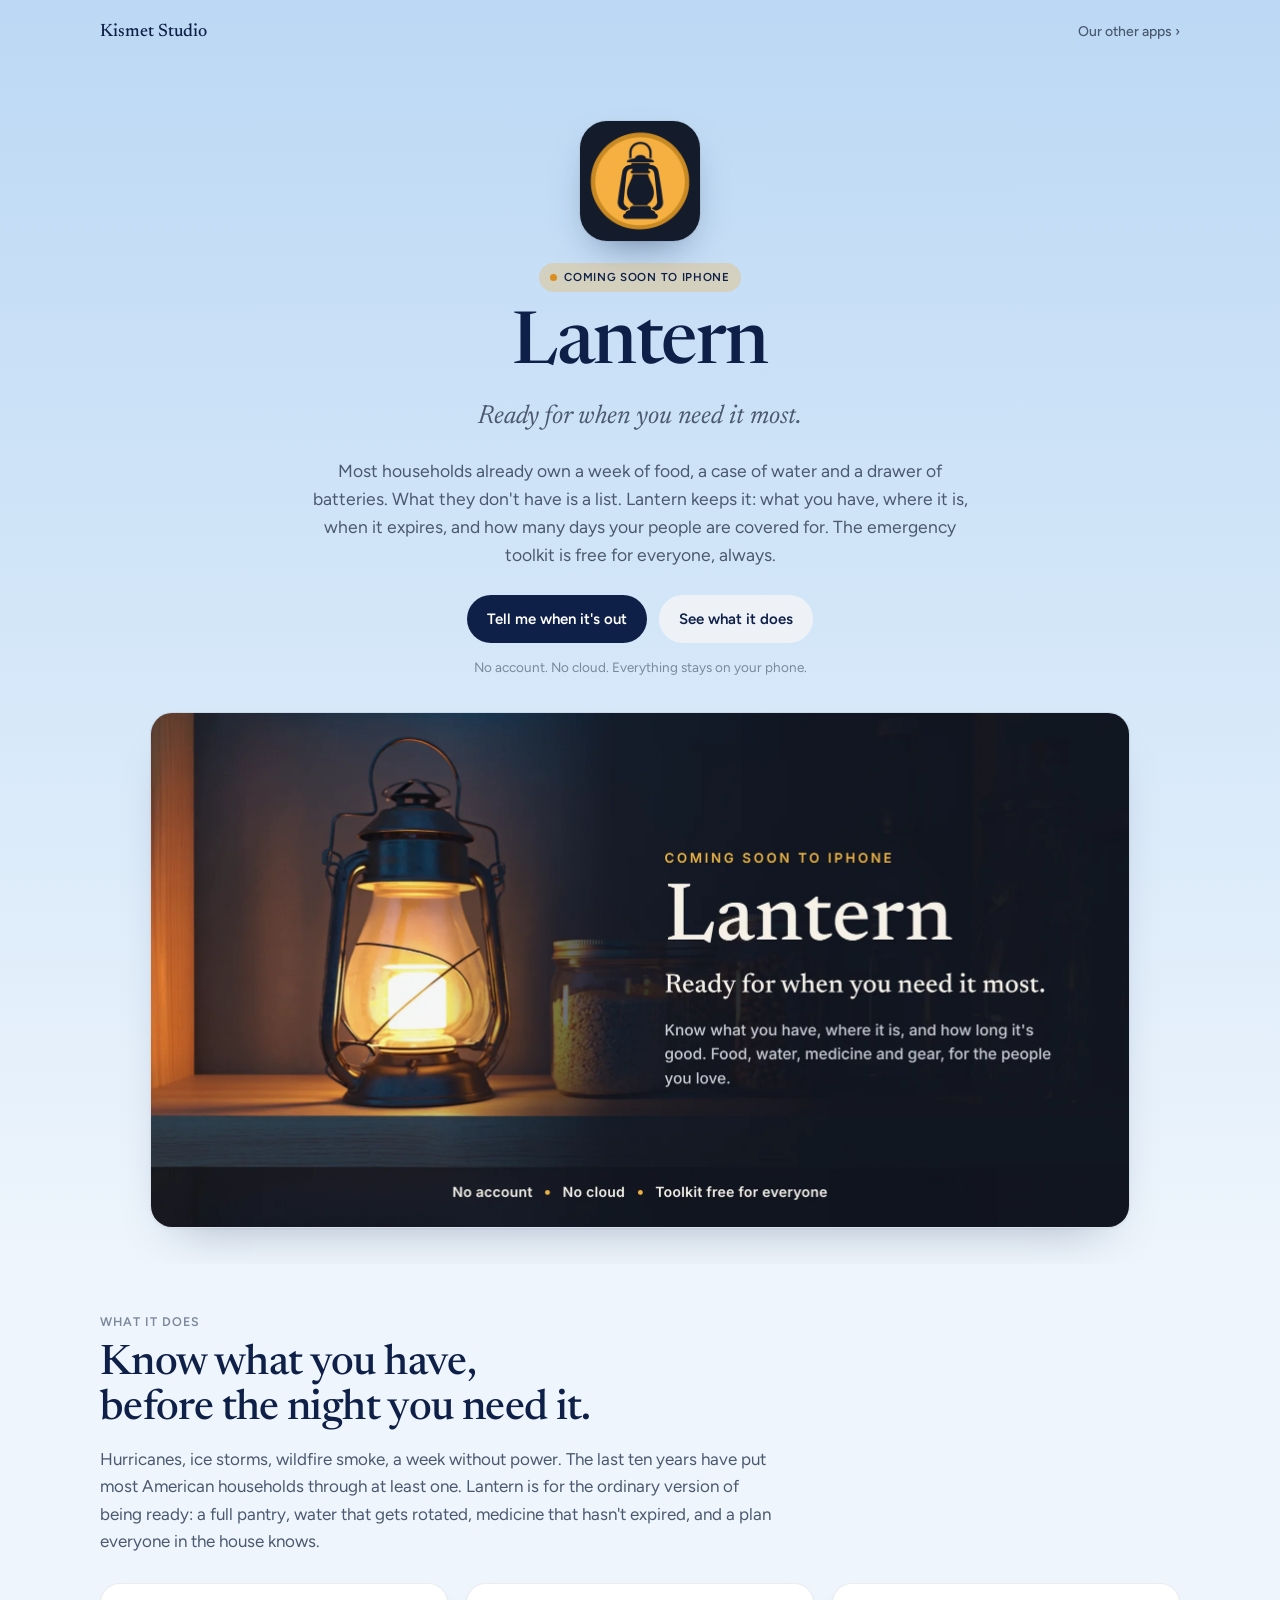
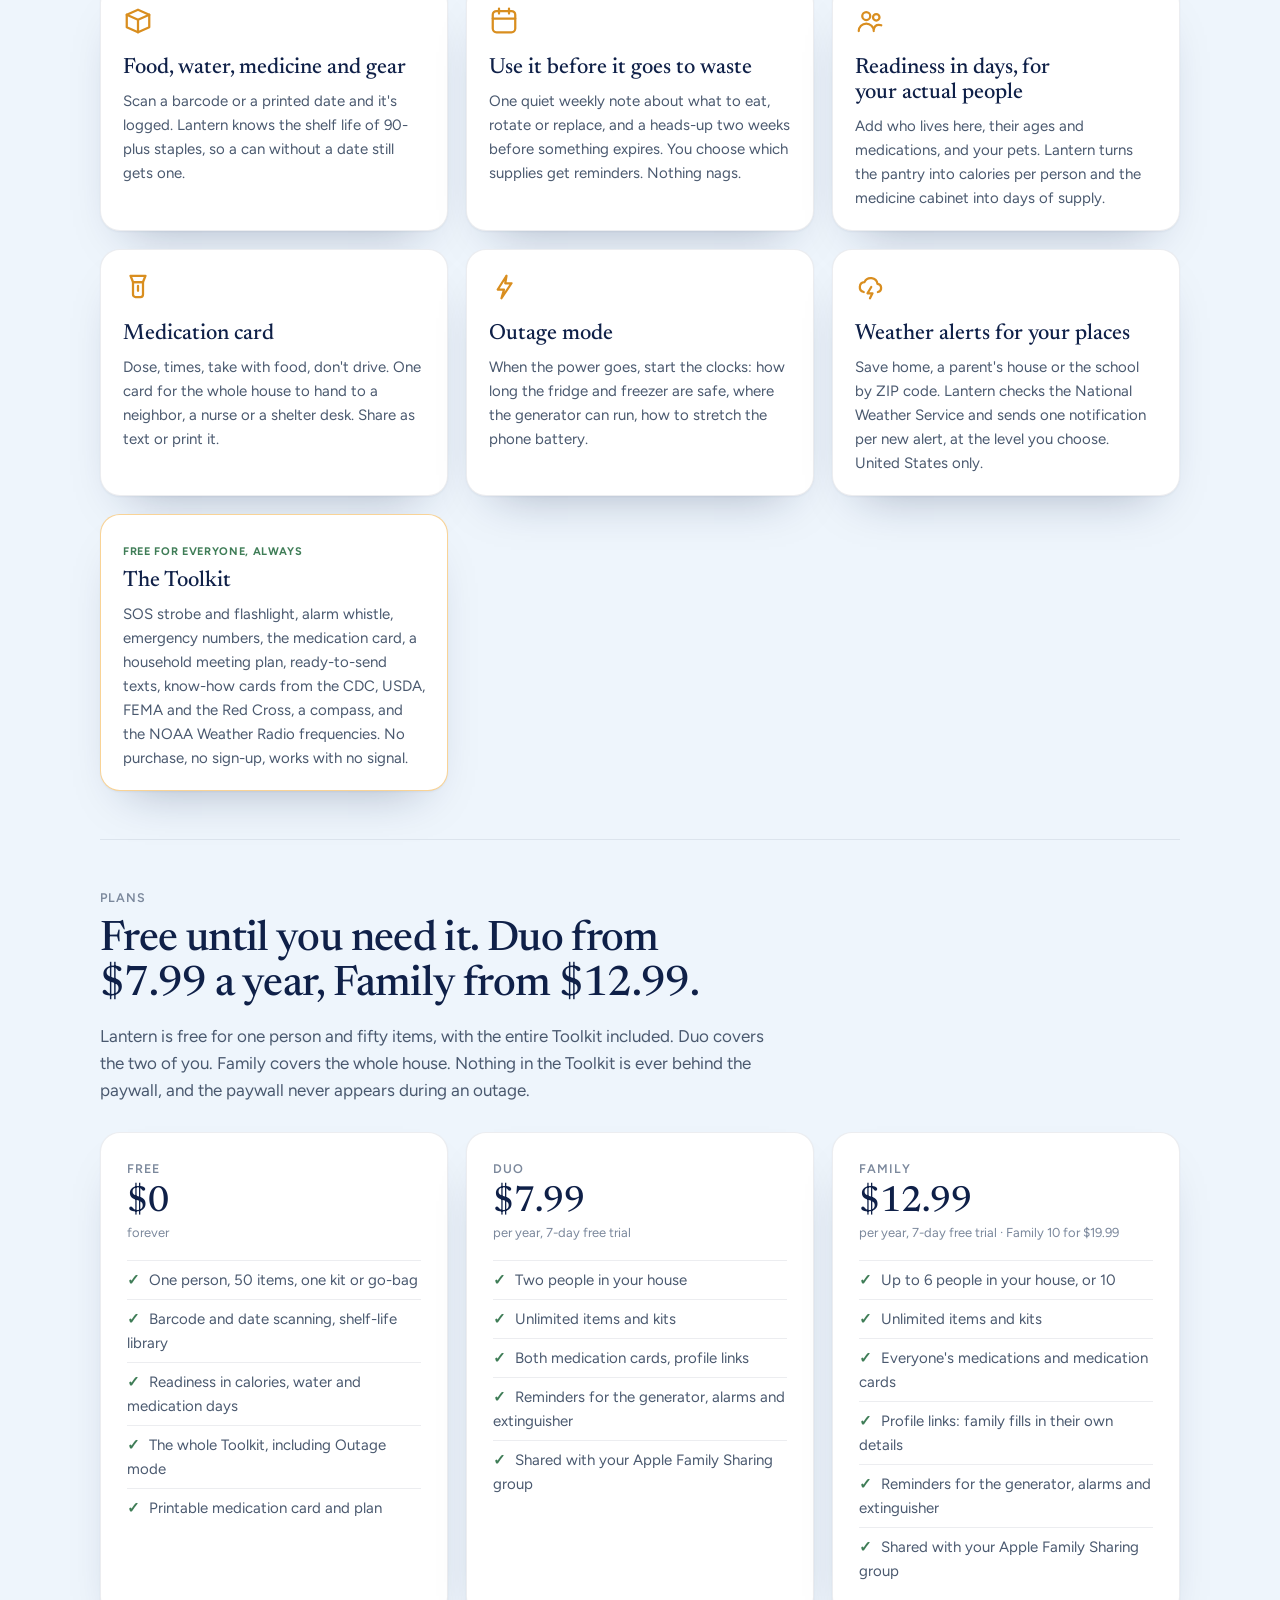
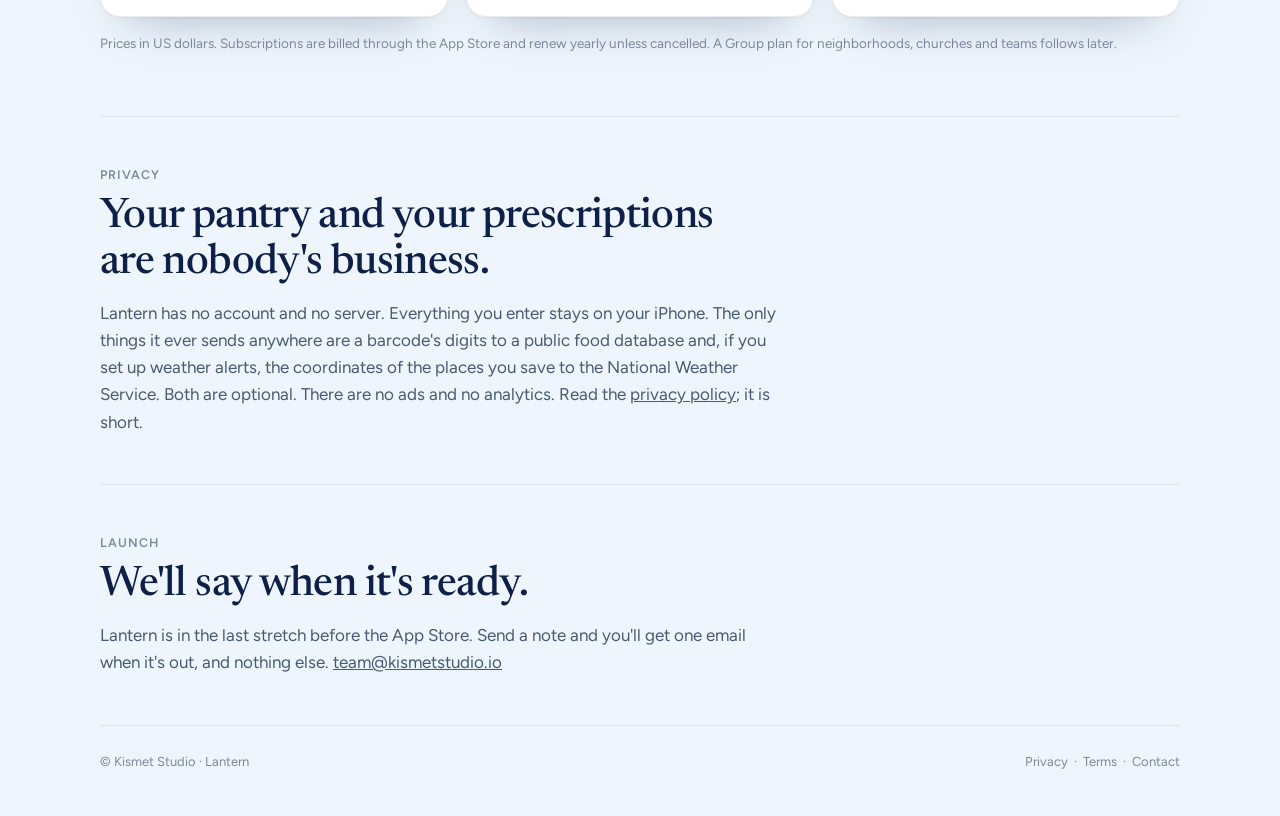
<file: lantern/index.html>
<!DOCTYPE html>
<html lang="en">
<head>
<meta charset="utf-8">
<meta name="viewport" content="width=device-width, initial-scale=1">
<title>Lantern: Ready for when you need it most</title>
<meta name="description" content="Lantern is a household readiness app for iPhone from Kismet Studio. Know what you have: food, water, medicine and gear, with expiration dates, readiness in days, and an emergency toolkit that is always free. Coming soon.">
<link rel="canonical" href="https://kismetstudio.io/lantern/">
<meta property="og:title" content="Lantern: Ready for when you need it most">
<meta property="og:description" content="Know what you have. Food, water, medicine and gear, tracked with the dates that matter. Coming soon to iPhone.">
<meta property="og:image" content="https://kismetstudio.io/lantern/coming-soon-wide.webp">
<meta property="og:url" content="https://kismetstudio.io/lantern/">
<meta name="twitter:card" content="summary_large_image">
<link rel="icon" href="../favicon.ico?v=3" sizes="any">
<link rel="apple-touch-icon" sizes="180x180" href="apple-touch-icon.png">
<link rel="preconnect" href="https://fonts.googleapis.com">
<link rel="preconnect" href="https://fonts.gstatic.com" crossorigin>
<link rel="stylesheet" href="https://fonts.googleapis.com/css2?family=Newsreader:ital,opsz,wght@0,6..72,400;0,6..72,500;1,6..72,400&family=Figtree:wght@400;500;600;700&display=swap">
<link rel="stylesheet" href="lantern.css">
</head>
<body>
<div class="sky">
  <header class="wrap">
    <nav class="nav">
      <a class="brand" href="../">Kismet Studio</a>
      <a href="../#castlewise">Our other apps ›</a>
    </nav>
  </header>
  <main class="wrap">
    <section class="hero" style="border-top:0">
      <img class="icon" src="icon-512.png" width="120" height="120" alt="Lantern app icon: a lantern silhouette inside a disc of light">
      <span class="badge"><span class="dot"></span>Coming soon to iPhone</span>
      <h1 style="margin-top:18px">Lantern</h1>
      <p class="tag">Ready for when you need it most.</p>
      <p class="lede">Most households already own a week of food, a case of water and a drawer of batteries. What they don't have is a list. Lantern keeps it: what you have, where it is, when it expires, and how many days your people are covered for. The emergency toolkit is free for everyone, always.</p>
      <div class="cta">
        <a class="pill lg" href="mailto:team@kismetstudio.io?subject=Tell%20me%20when%20Lantern%20is%20out&amp;body=Please%20let%20me%20know%20when%20Lantern%20is%20on%20the%20App%20Store.">Tell me when it's out</a>
        <a class="pill lg soft" href="#what">See what it does</a>
      </div>
      <p class="sub">No account. No cloud. Everything stays on your phone.</p>
      <img class="hero-art" src="coming-soon-wide.webp" width="1400" height="735" alt="A lit lantern on a pantry shelf beside jars of food. Lantern: Ready for when you need it most. Coming soon to iPhone." loading="lazy">
    </section>
  </main>
</div>

<main class="wrap">
  <section id="what">
    <div class="kicker">What it does</div>
    <h2 class="sec">Know what you have, before the night you need it.</h2>
    <p class="lede">Hurricanes, ice storms, wildfire smoke, a week without power. The last ten years have put most American households through at least one. Lantern is for the ordinary version of being ready: a full pantry, water that gets rotated, medicine that hasn't expired, and a plan everyone in the house knows.</p>
    <div class="grid">
      <div class="card">
        <svg class="sym" viewBox="0 0 24 24" fill="none" stroke="currentColor" stroke-width="1.8" stroke-linecap="round" stroke-linejoin="round" aria-hidden="true"><path d="M3 7l9-4 9 4v10l-9 4-9-4z"/><path d="M3 7l9 4 9-4M12 11v10"/></svg>
        <h3>Food, water, medicine and gear</h3>
        <p>Scan a barcode or a printed date and it's logged. Lantern knows the shelf life of 90-plus staples, so a can without a date still gets one.</p>
      </div>
      <div class="card">
        <svg class="sym" viewBox="0 0 24 24" fill="none" stroke="currentColor" stroke-width="1.8" stroke-linecap="round" stroke-linejoin="round" aria-hidden="true"><rect x="3" y="4" width="18" height="17" rx="3"/><path d="M3 10h18M8 2v4M16 2v4"/></svg>
        <h3>Use it before it goes to waste</h3>
        <p>One quiet weekly note about what to eat, rotate or replace, and a heads-up two weeks before something expires. You choose which supplies get reminders. Nothing nags.</p>
      </div>
      <div class="card">
        <svg class="sym" viewBox="0 0 24 24" fill="none" stroke="currentColor" stroke-width="1.8" stroke-linecap="round" stroke-linejoin="round" aria-hidden="true"><circle cx="9" cy="8" r="3.2"/><circle cx="17" cy="9" r="2.6"/><path d="M3 20c0-3.3 2.7-6 6-6s6 2.7 6 6M15 19c.3-2.2 1.8-4 4-4 1.1 0 2 .4 2 .4"/></svg>
        <h3>Readiness in days, for your actual people</h3>
        <p>Add who lives here, their ages and medications, and your pets. Lantern turns the pantry into calories per person and the medicine cabinet into days of supply.</p>
      </div>
      <div class="card">
        <svg class="sym" viewBox="0 0 24 24" fill="none" stroke="currentColor" stroke-width="1.8" stroke-linecap="round" stroke-linejoin="round" aria-hidden="true"><path d="M6 3h12l-2 5h-8z"/><path d="M8 8h8v10a2 2 0 0 1-2 2h-4a2 2 0 0 1-2-2z"/><path d="M12 11v4"/></svg>
        <h3>Medication card</h3>
        <p>Dose, times, take with food, don't drive. One card for the whole house to hand to a neighbor, a nurse or a shelter desk. Share as text or print it.</p>
      </div>
      <div class="card">
        <svg class="sym" viewBox="0 0 24 24" fill="none" stroke="currentColor" stroke-width="1.8" stroke-linecap="round" stroke-linejoin="round" aria-hidden="true"><path d="M14 3l-7 11h5l-2 7 8-12h-5z"/></svg>
        <h3>Outage mode</h3>
        <p>When the power goes, start the clocks: how long the fridge and freezer are safe, where the generator can run, how to stretch the phone battery.</p>
      </div>
      <div class="card">
        <svg class="sym" viewBox="0 0 24 24" fill="none" stroke="currentColor" stroke-width="1.8" stroke-linecap="round" stroke-linejoin="round" aria-hidden="true"><path d="M7 16a4 4 0 0 1 .6-7.9A5.5 5.5 0 0 1 18 9.5a3.3 3.3 0 0 1 .3 6.5"/><path d="M13 12l-3 5h4l-2 4"/></svg>
        <h3>Weather alerts for your places</h3>
        <p>Save home, a parent's house or the school by ZIP code. Lantern checks the National Weather Service and sends one notification per new alert, at the level you choose. United States only.</p>
      </div>
      <div class="card free">
        <span class="label">Free for everyone, always</span>
        <h3>The Toolkit</h3>
        <p>SOS strobe and flashlight, alarm whistle, emergency numbers, the medication card, a household meeting plan, ready-to-send texts, know-how cards from the CDC, USDA, FEMA and the Red Cross, a compass, and the NOAA Weather Radio frequencies. No purchase, no sign-up, works with no signal.</p>
      </div>
    </div>
  </section>

  <section id="plans">
    <div class="kicker">Plans</div>
    <h2 class="sec">Free until you need it. Duo from $7.99 a year, Family from $12.99.</h2>
    <p class="lede">Lantern is free for one person and fifty items, with the entire Toolkit included. Duo covers the two of you. Family covers the whole house. Nothing in the Toolkit is ever behind the paywall, and the paywall never appears during an outage.</p>
    <div class="plans">
      <div class="plan">
        <div class="kicker" style="margin:0">Free</div>
        <div class="price">$0</div>
        <div class="per">forever</div>
        <ul>
          <li>One person, 50 items, one kit or go-bag</li>
          <li>Barcode and date scanning, shelf-life library</li>
          <li>Readiness in calories, water and medication days</li>
          <li>The whole Toolkit, including Outage mode</li>
          <li>Printable medication card and plan</li>
        </ul>
      </div>
      <div class="plan">
        <div class="kicker" style="margin:0">Duo</div>
        <div class="price">$7.99</div>
        <div class="per">per year, 7-day free trial</div>
        <ul>
          <li>Two people in your house</li>
          <li>Unlimited items and kits</li>
          <li>Both medication cards, profile links</li>
          <li>Reminders for the generator, alarms and extinguisher</li>
          <li>Shared with your Apple Family Sharing group</li>
        </ul>
      </div>
      <div class="plan">
        <div class="kicker" style="margin:0">Family</div>
        <div class="price">$12.99</div>
        <div class="per">per year, 7-day free trial · Family 10 for $19.99</div>
        <ul>
          <li>Up to 6 people in your house, or 10</li>
          <li>Unlimited items and kits</li>
          <li>Everyone's medications and medication cards</li>
          <li>Profile links: family fills in their own details</li>
          <li>Reminders for the generator, alarms and extinguisher</li>
          <li>Shared with your Apple Family Sharing group</li>
        </ul>
      </div>
    </div>
    <p class="note">Prices in US dollars. Subscriptions are billed through the App Store and renew yearly unless cancelled. A Group plan for neighborhoods, churches and teams follows later.</p>
  </section>

  <section id="privacy">
    <div class="kicker">Privacy</div>
    <h2 class="sec">Your pantry and your prescriptions are nobody's business.</h2>
    <p class="lede">Lantern has no account and no server. Everything you enter stays on your iPhone. The only things it ever sends anywhere are a barcode's digits to a public food database and, if you set up weather alerts, the coordinates of the places you save to the National Weather Service. Both are optional. There are no ads and no analytics. Read the <a href="privacy/">privacy policy</a>; it is short.</p>
  </section>

  <section id="notify">
    <div class="kicker">Launch</div>
    <h2 class="sec">We'll say when it's ready.</h2>
    <p class="lede">Lantern is in the last stretch before the App Store. Send a note and you'll get one email when it's out, and nothing else. <a href="mailto:team@kismetstudio.io?subject=Tell%20me%20when%20Lantern%20is%20out">team@kismetstudio.io</a></p>
  </section>
</main>

<footer class="wrap">
  <div>© Kismet Studio · Lantern</div>
  <div><a href="privacy/">Privacy</a> &nbsp;·&nbsp; <a href="terms/">Terms</a> &nbsp;·&nbsp; <a href="mailto:team@kismetstudio.io">Contact</a></div>
</footer>
</body>
</html>
</file>
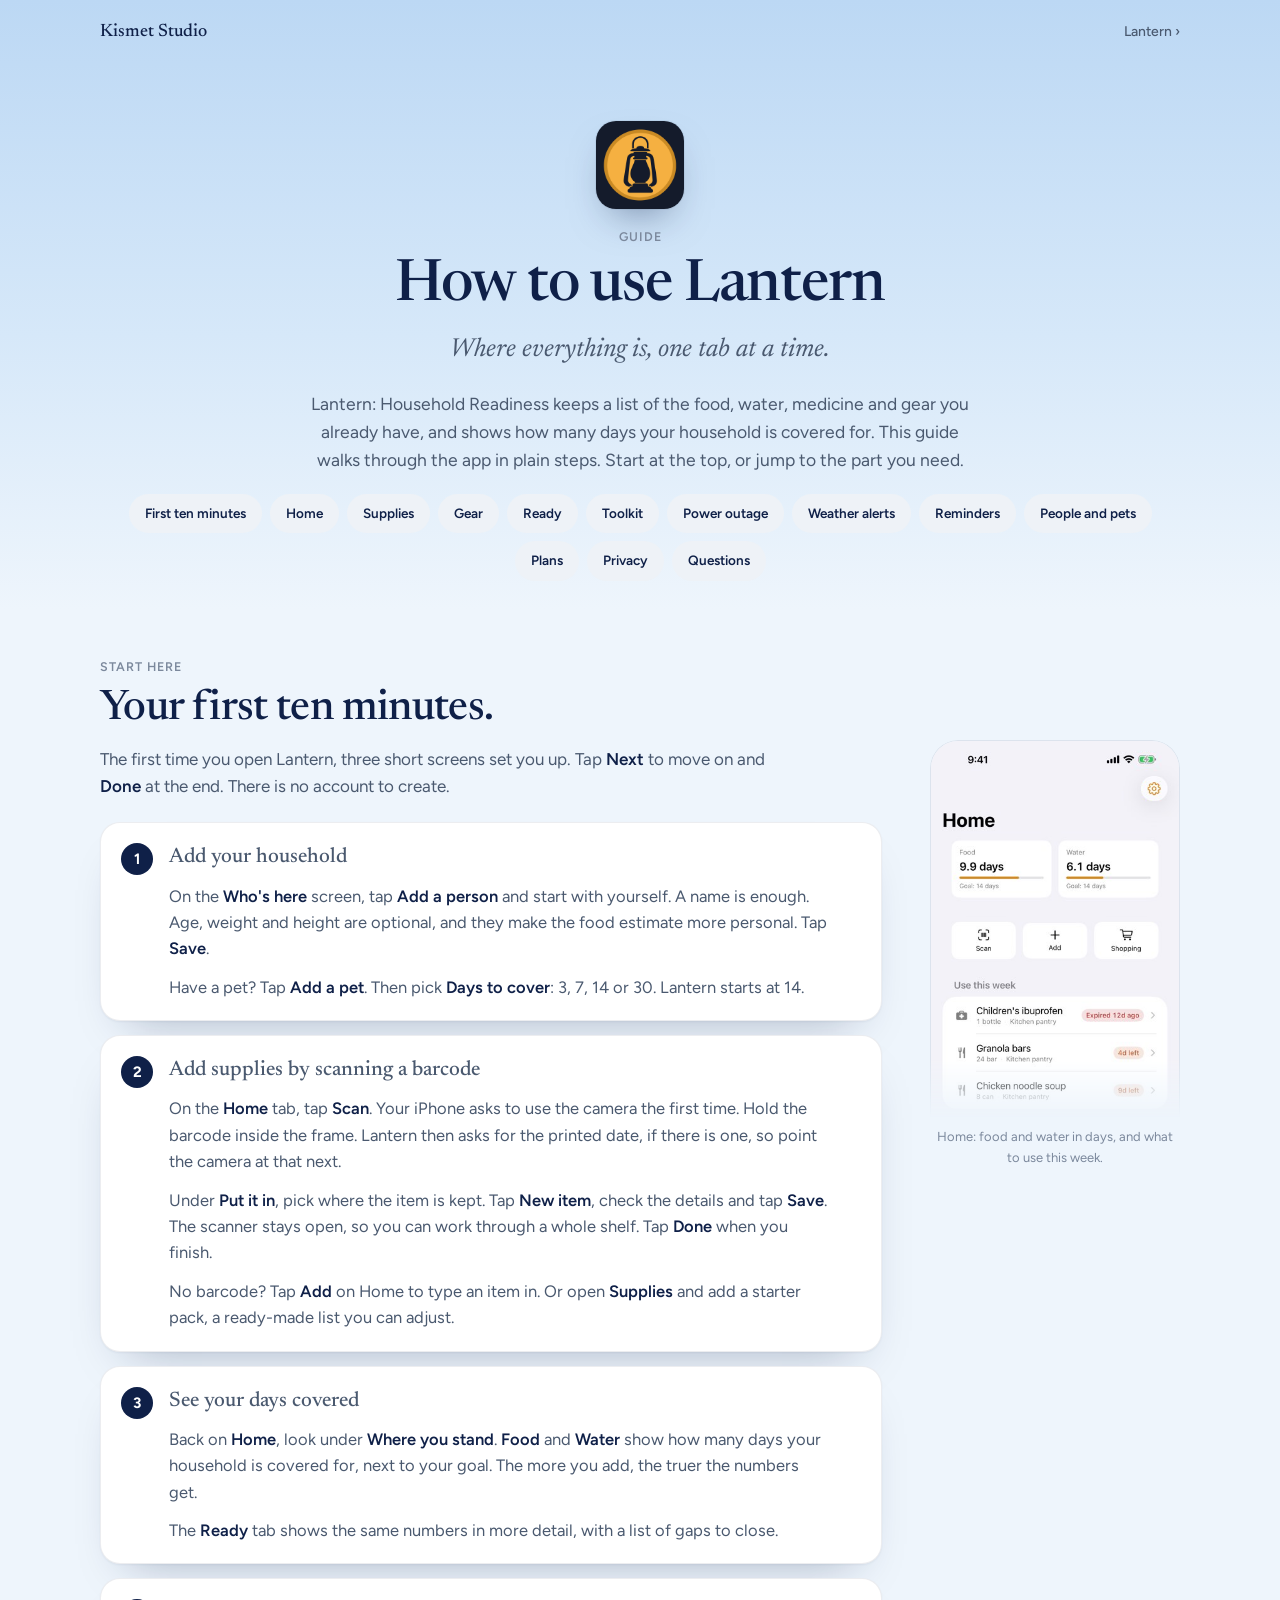
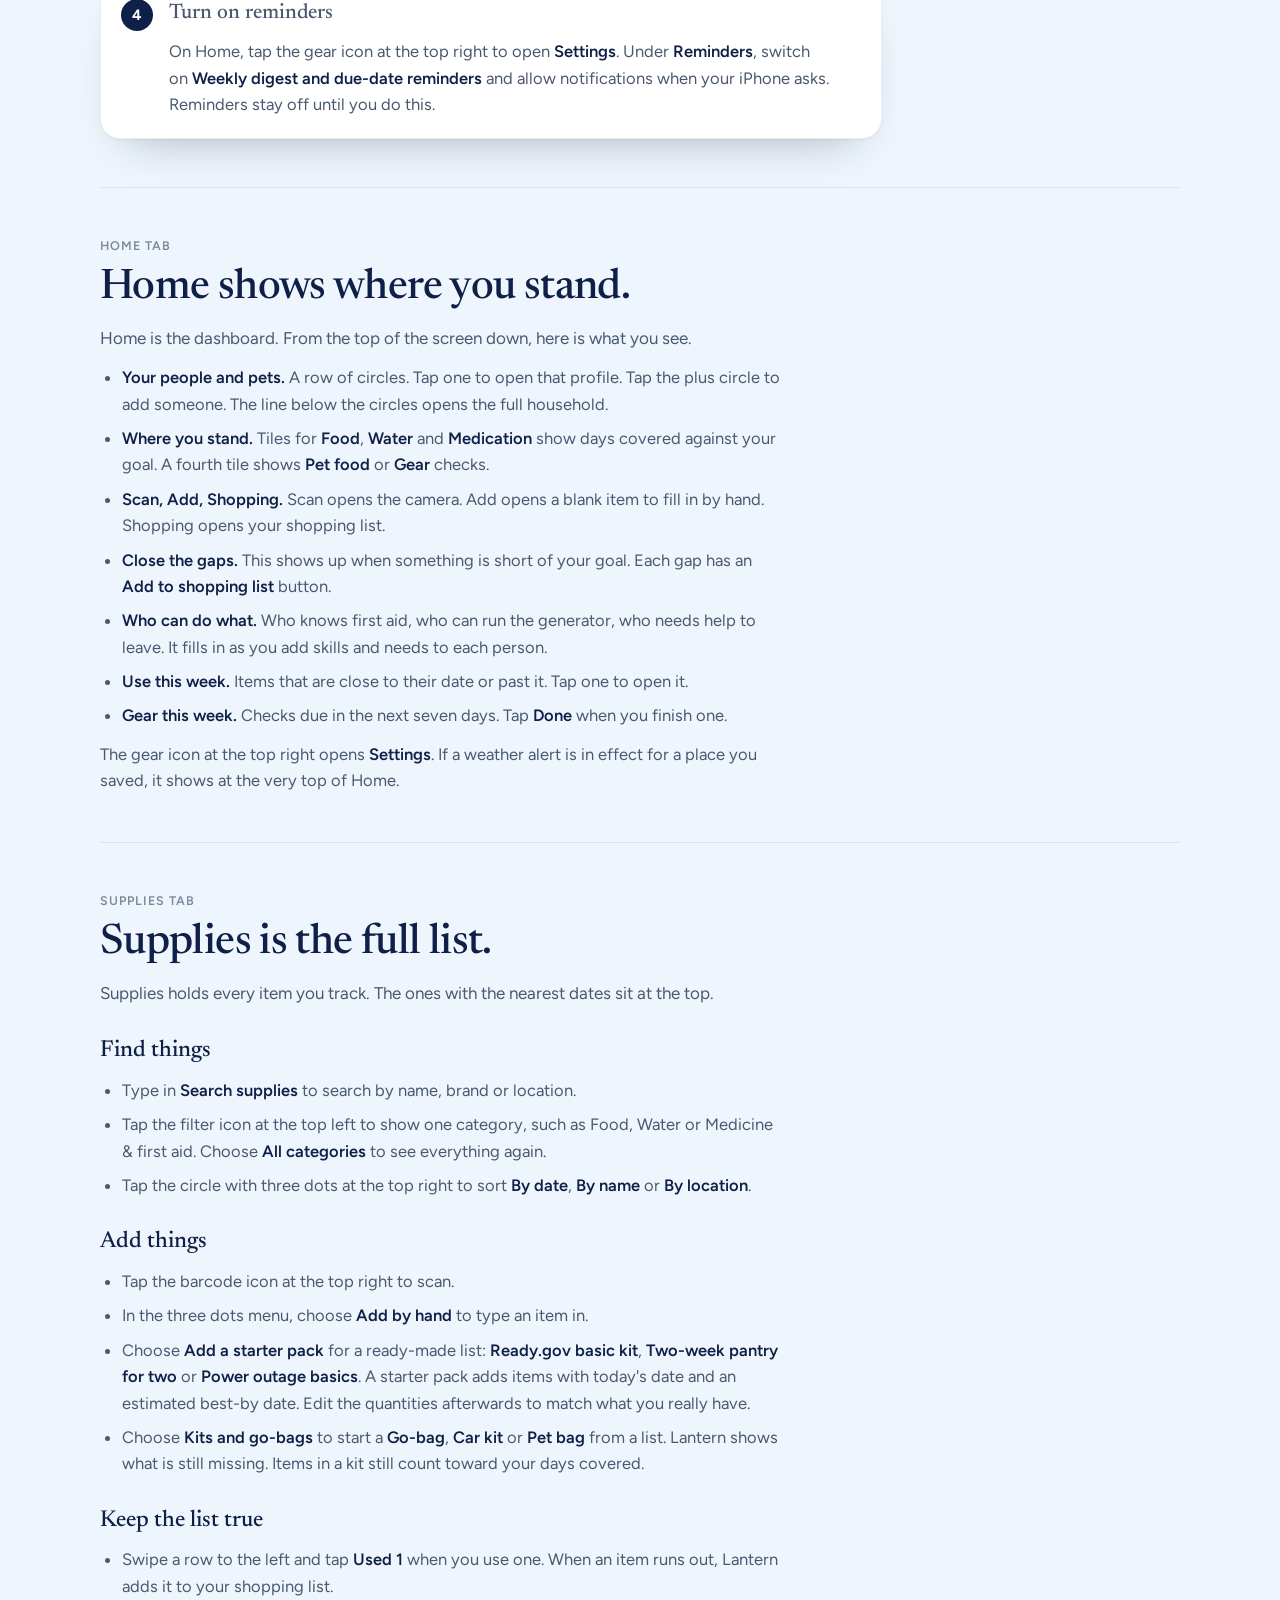
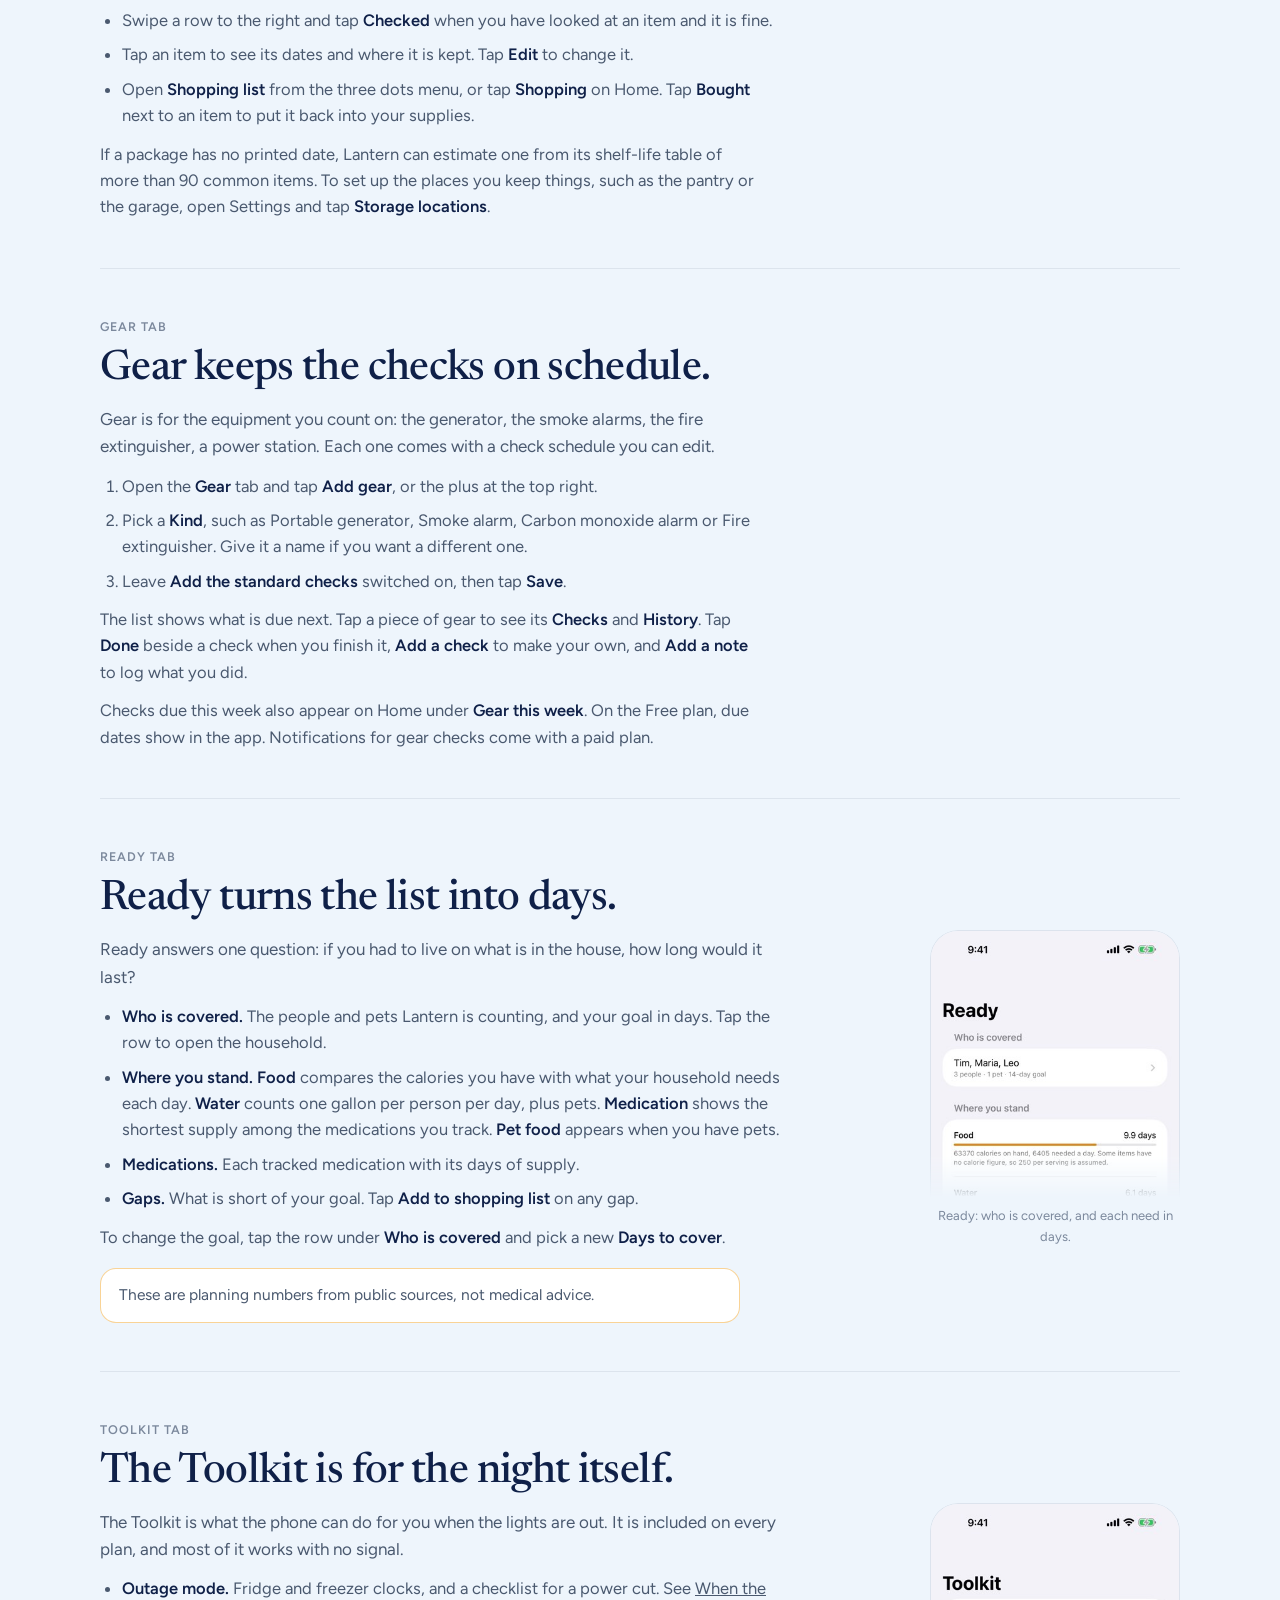
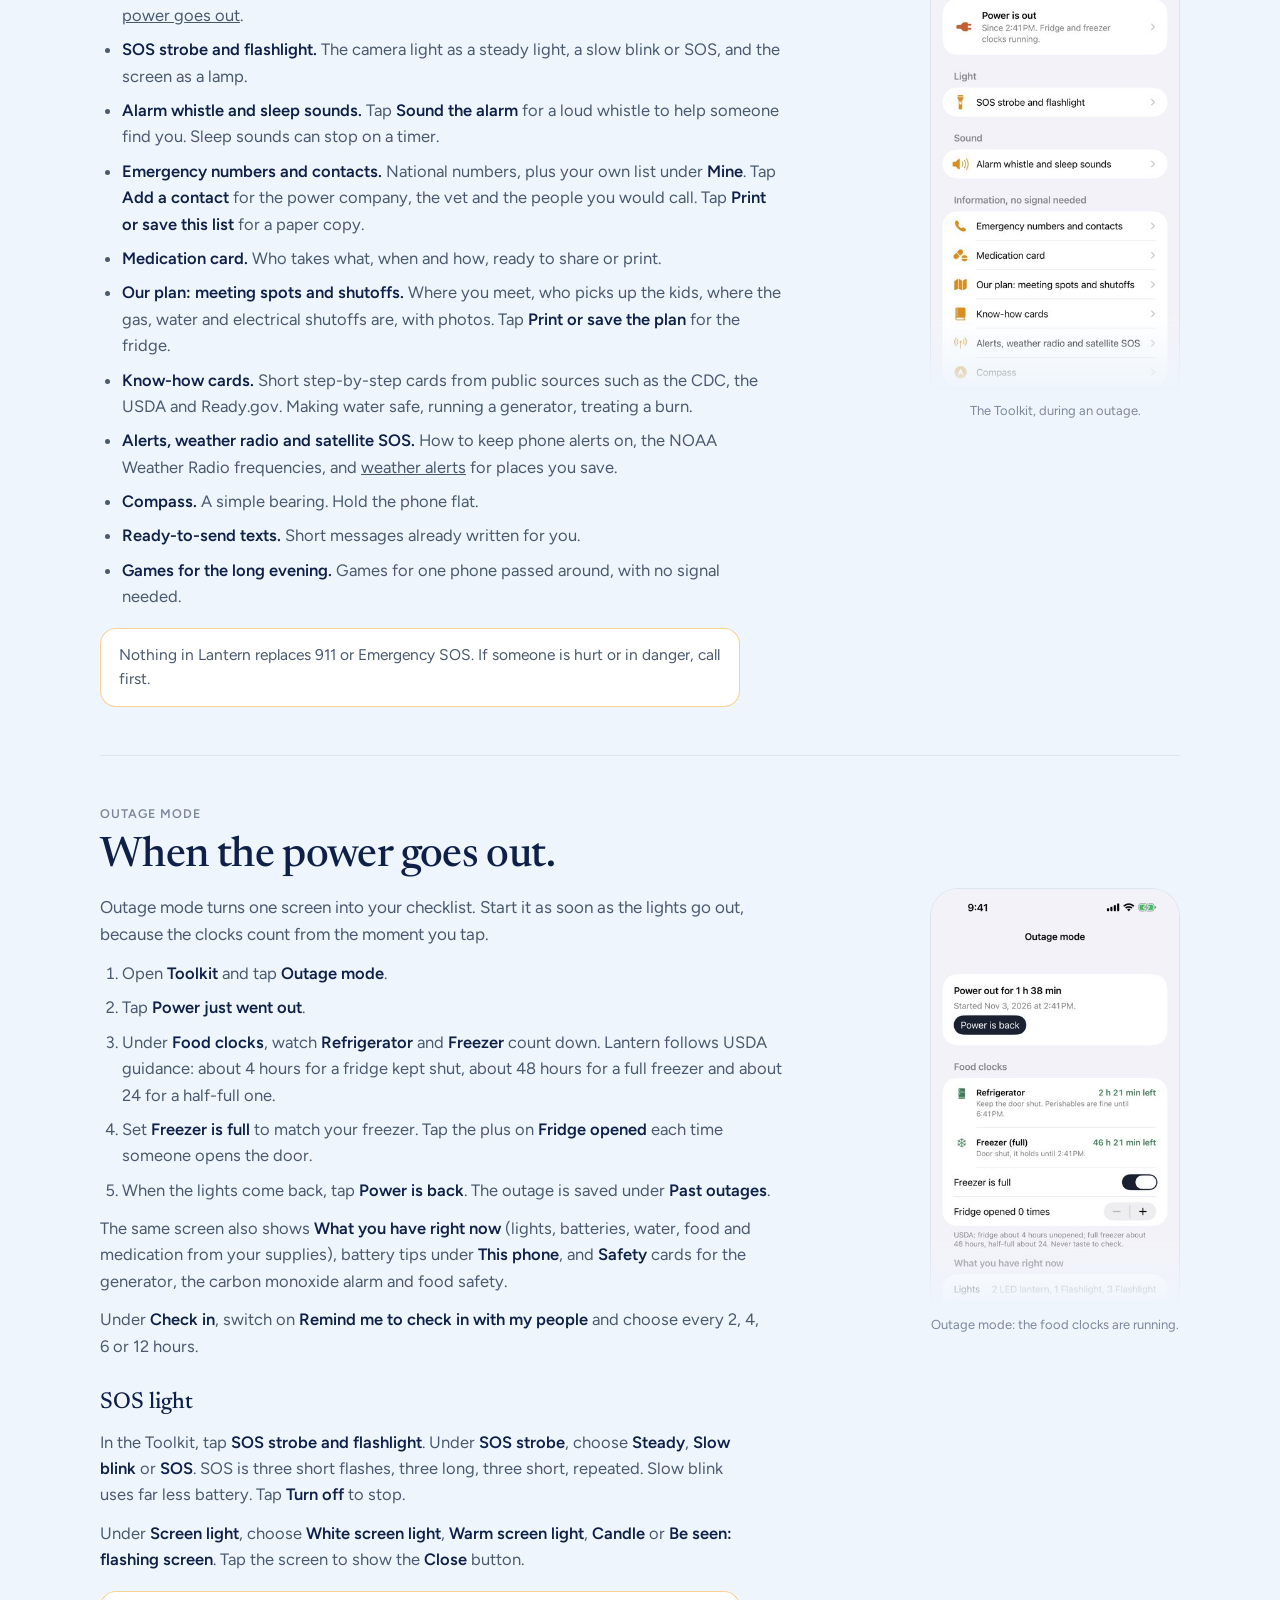
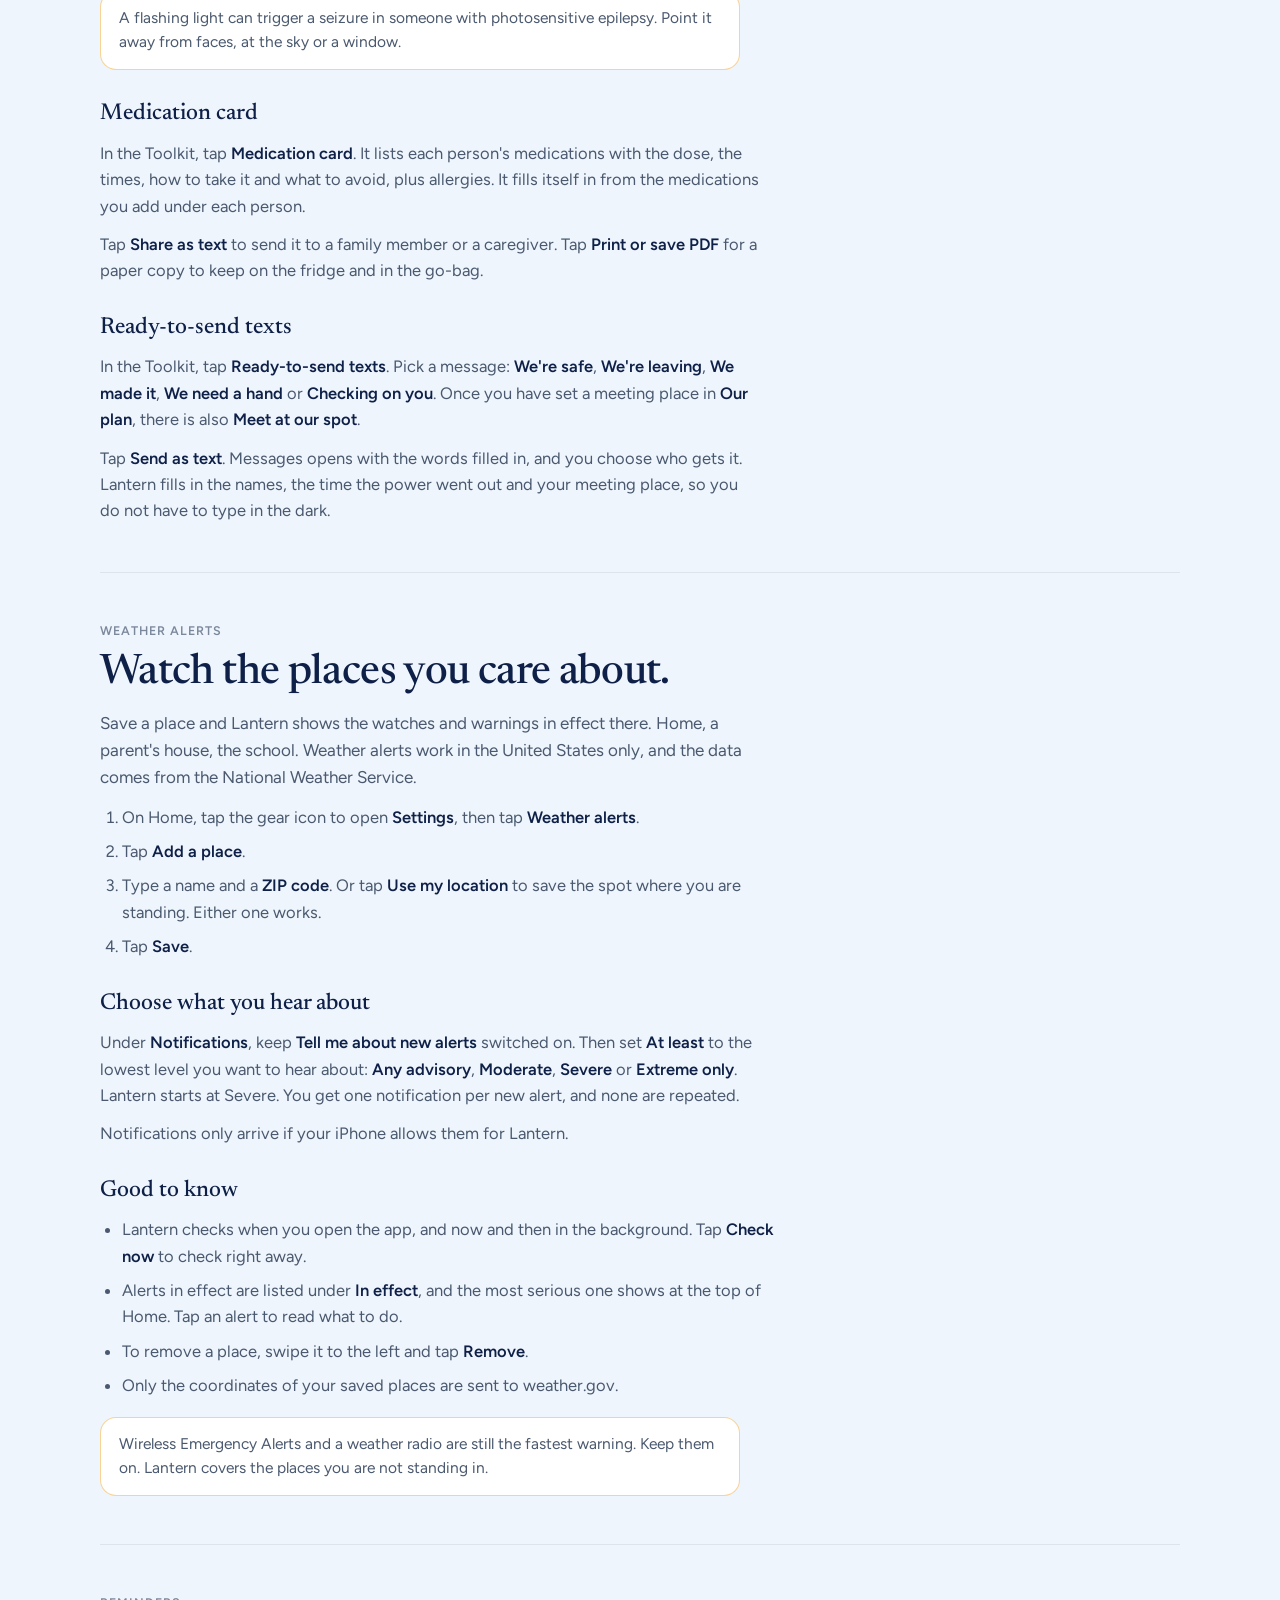
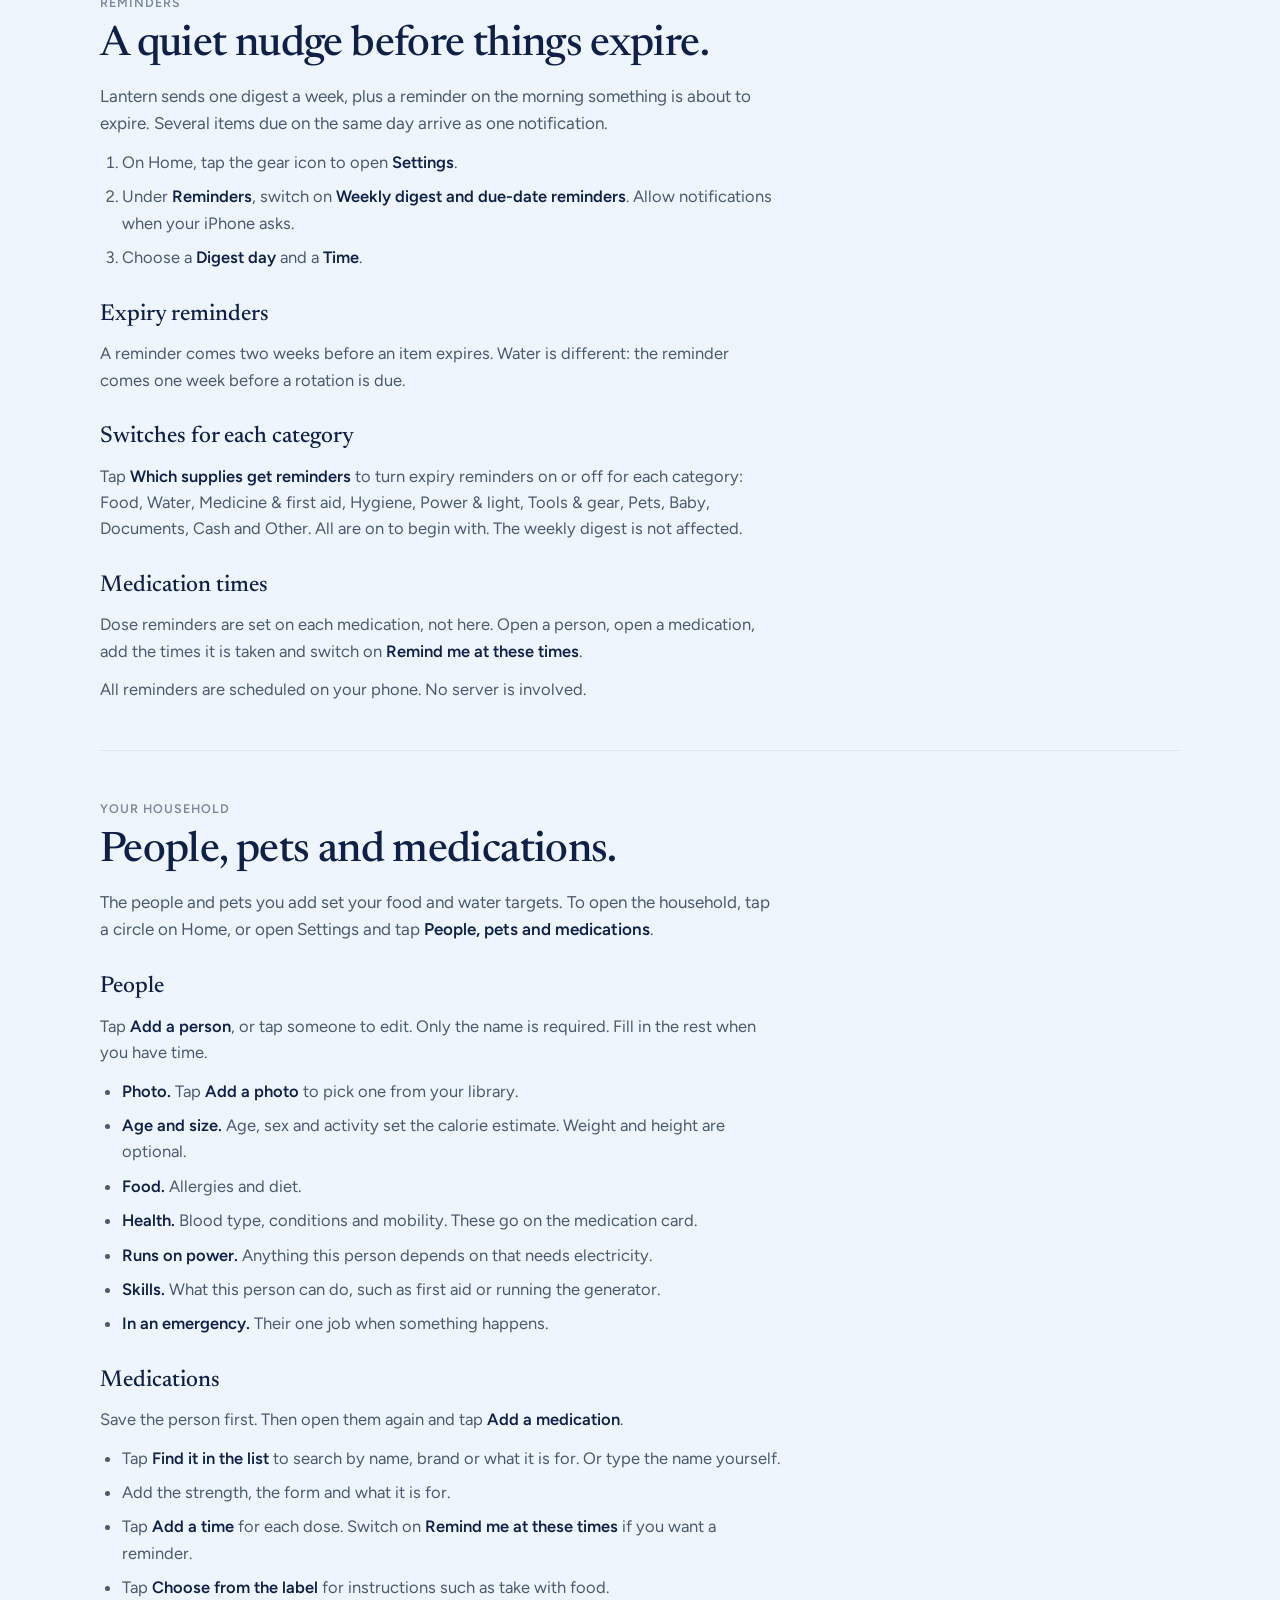
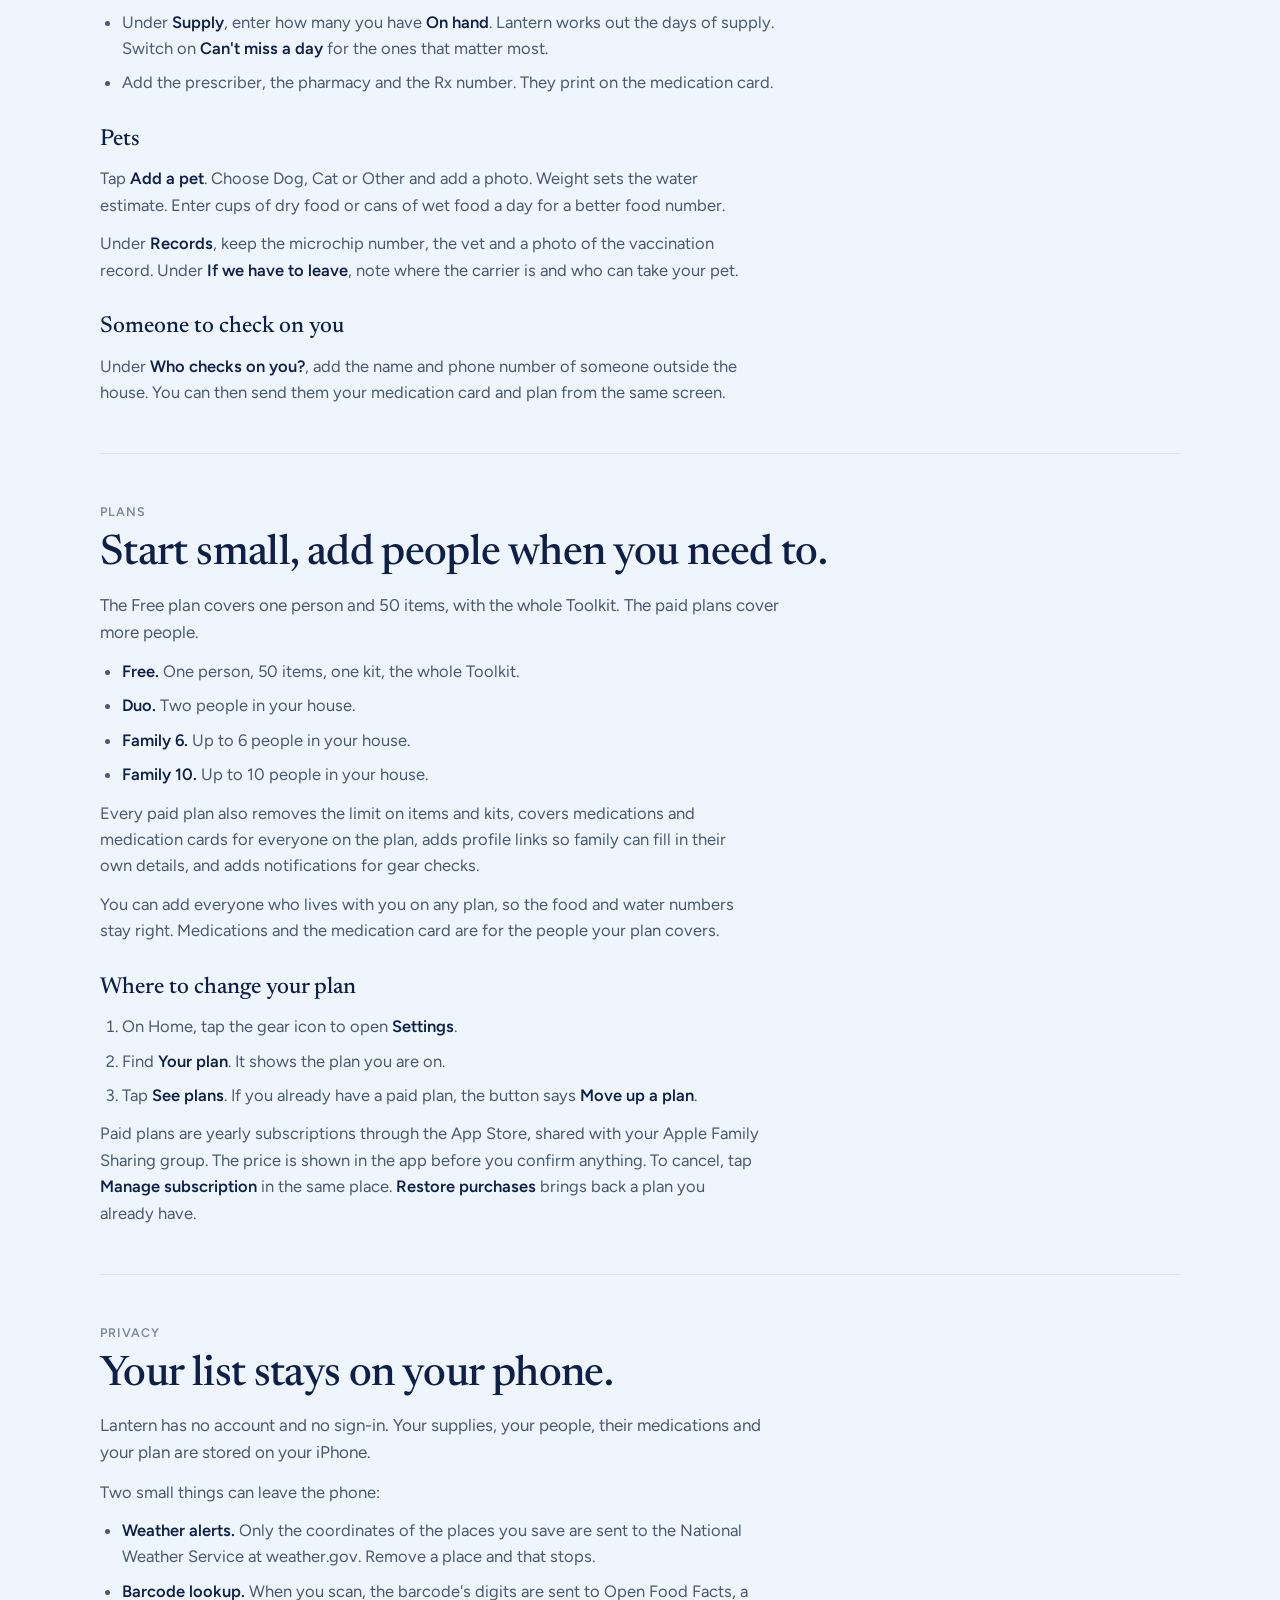
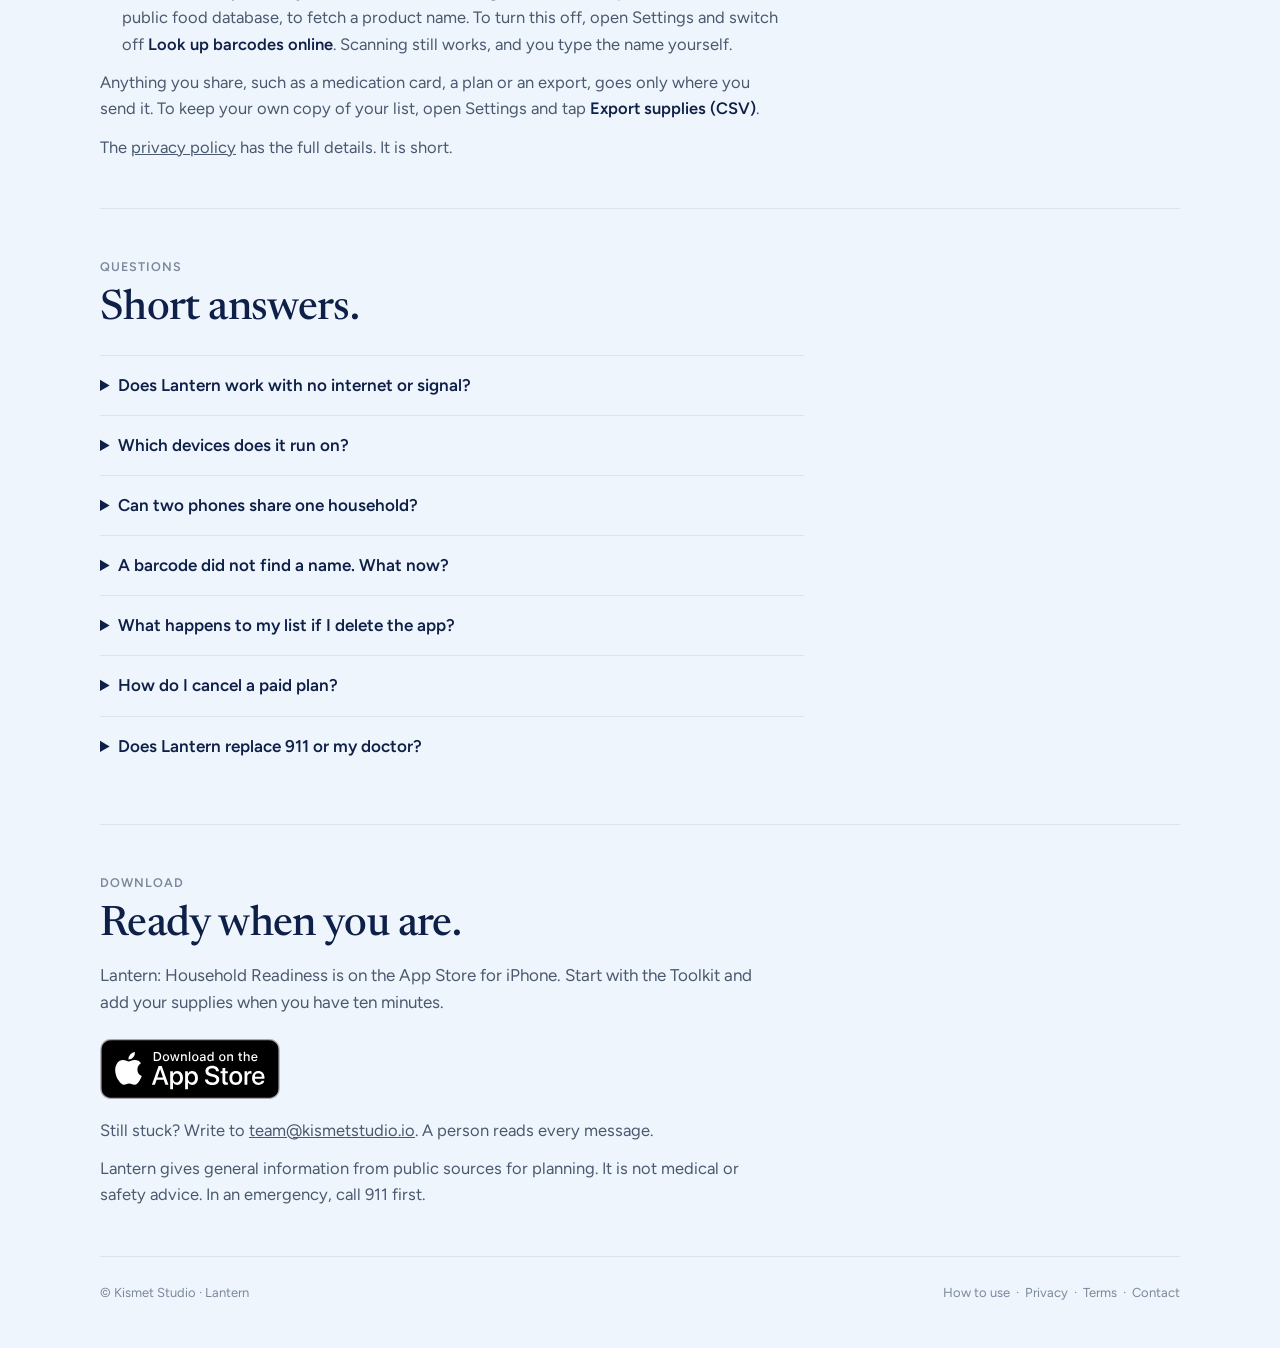
<file: lantern/how-to/index.html>
<!DOCTYPE html>
<html lang="en">
<head>
<meta charset="utf-8">
<meta name="viewport" content="width=device-width, initial-scale=1">
<title>How to use Lantern</title>
<meta name="description" content="A plain guide to Lantern: Household Readiness for iPhone. Add your household, scan your supplies, see your days covered, and use outage mode, weather alerts and reminders.">
<meta name="robots" content="index,follow">
<link rel="canonical" href="https://kismetstudio.io/lantern/how-to/">
<meta property="og:title" content="How to use Lantern">
<meta property="og:description" content="A plain guide to Lantern: Household Readiness for iPhone, one tab at a time.">
<meta property="og:image" content="https://kismetstudio.io/lantern/launch-wide.png">
<meta property="og:url" content="https://kismetstudio.io/lantern/how-to/">
<link rel="icon" href="../../favicon.ico?v=3" sizes="any">
<link rel="apple-touch-icon" sizes="180x180" href="../apple-touch-icon.png">
<link rel="preconnect" href="https://fonts.googleapis.com">
<link rel="preconnect" href="https://fonts.gstatic.com" crossorigin>
<link rel="stylesheet" href="https://fonts.googleapis.com/css2?family=Newsreader:ital,opsz,wght@0,6..72,400;0,6..72,500;1,6..72,400&family=Figtree:wght@400;500;600;700&display=swap">
<link rel="stylesheet" href="../lantern.css">
</head>
<body>
<div class="sky">
  <header class="wrap">
    <nav class="nav">
      <a class="brand" href="../../">Kismet Studio</a>
      <a href="../">Lantern ›</a>
    </nav>
  </header>
  <main class="wrap">
    <section class="hero" style="border-top:0;padding-bottom:28px">
      <img class="icon" src="../icon-512.png" width="88" height="88" alt="Lantern app icon" style="width:88px;height:88px;border-radius:20px;margin-bottom:18px">
      <div class="kicker">Guide</div>
      <h1 style="margin-top:6px;font-size:clamp(36px,5.5vw,58px)">How to use Lantern</h1>
      <p class="tag">Where everything is, one tab at a time.</p>
      <p class="lede">Lantern: Household Readiness keeps a list of the food, water, medicine and gear you already have, and shows how many days your household is covered for. This guide walks through the app in plain steps. Start at the top, or jump to the part you need.</p>
      <nav class="toc" aria-label="On this page" style="justify-content:center">
        <a class="pill soft" href="#start">First ten minutes</a>
        <a class="pill soft" href="#home">Home</a>
        <a class="pill soft" href="#supplies">Supplies</a>
        <a class="pill soft" href="#gear">Gear</a>
        <a class="pill soft" href="#ready">Ready</a>
        <a class="pill soft" href="#toolkit">Toolkit</a>
        <a class="pill soft" href="#outage">Power outage</a>
        <a class="pill soft" href="#weather">Weather alerts</a>
        <a class="pill soft" href="#reminders">Reminders</a>
        <a class="pill soft" href="#people">People and pets</a>
        <a class="pill soft" href="#plans">Plans</a>
        <a class="pill soft" href="#privacy">Privacy</a>
        <a class="pill soft" href="#faq">Questions</a>
      </nav>
    </section>
  </main>
</div>

<main class="wrap guide">
  <section id="start">
    <div class="kicker">Start here</div>
    <h2 class="sec">Your first ten minutes.</h2>
    <div class="split">
      <div>
        <p class="lede">The first time you open Lantern, three short screens set you up. Tap <strong>Next</strong> to move on and <strong>Done</strong> at the end. There is no account to create.</p>
        <ol class="steps">
          <li>
            <h3>Add your household</h3>
            <p>On the <strong>Who's here</strong> screen, tap <strong>Add a person</strong> and start with yourself. A name is enough. Age, weight and height are optional, and they make the food estimate more personal. Tap <strong>Save</strong>.</p>
            <p>Have a pet? Tap <strong>Add a pet</strong>. Then pick <strong>Days to cover</strong>: 3, 7, 14 or 30. Lantern starts at 14.</p>
          </li>
          <li>
            <h3>Add supplies by scanning a barcode</h3>
            <p>On the <strong>Home</strong> tab, tap <strong>Scan</strong>. Your iPhone asks to use the camera the first time. Hold the barcode inside the frame. Lantern then asks for the printed date, if there is one, so point the camera at that next.</p>
            <p>Under <strong>Put it in</strong>, pick where the item is kept. Tap <strong>New item</strong>, check the details and tap <strong>Save</strong>. The scanner stays open, so you can work through a whole shelf. Tap <strong>Done</strong> when you finish.</p>
            <p>No barcode? Tap <strong>Add</strong> on Home to type an item in. Or open <strong>Supplies</strong> and add a starter pack, a ready-made list you can adjust.</p>
          </li>
          <li>
            <h3>See your days covered</h3>
            <p>Back on <strong>Home</strong>, look under <strong>Where you stand</strong>. <strong>Food</strong> and <strong>Water</strong> show how many days your household is covered for, next to your goal. The more you add, the truer the numbers get.</p>
            <p>The <strong>Ready</strong> tab shows the same numbers in more detail, with a list of gaps to close.</p>
          </li>
          <li>
            <h3>Turn on reminders</h3>
            <p>On Home, tap the gear icon at the top right to open <strong>Settings</strong>. Under <strong>Reminders</strong>, switch on <strong>Weekly digest and due-date reminders</strong> and allow notifications when your iPhone asks. Reminders stay off until you do this.</p>
          </li>
        </ol>
      </div>
      <figure class="phone">
        <div class="crop" style="aspect-ratio:396/600"><img src="../press/01-home.jpg" width="396" height="860" alt="The Home tab in Lantern: Food at 9.9 days and Water at 6.1 days against a 14 day goal, then the Scan, Add and Shopping buttons, then a Use this week list." loading="lazy"></div>
        <figcaption>Home: food and water in days, and what to use this week.</figcaption>
      </figure>
    </div>
  </section>

  <section id="home">
    <div class="kicker">Home tab</div>
    <h2 class="sec">Home shows where you stand.</h2>
    <p class="lede">Home is the dashboard. From the top of the screen down, here is what you see.</p>
    <ul>
      <li><strong>Your people and pets.</strong> A row of circles. Tap one to open that profile. Tap the plus circle to add someone. The line below the circles opens the full household.</li>
      <li><strong>Where you stand.</strong> Tiles for <strong>Food</strong>, <strong>Water</strong> and <strong>Medication</strong> show days covered against your goal. A fourth tile shows <strong>Pet food</strong> or <strong>Gear</strong> checks.</li>
      <li><strong>Scan, Add, Shopping.</strong> Scan opens the camera. Add opens a blank item to fill in by hand. Shopping opens your shopping list.</li>
      <li><strong>Close the gaps.</strong> This shows up when something is short of your goal. Each gap has an <strong>Add to shopping list</strong> button.</li>
      <li><strong>Who can do what.</strong> Who knows first aid, who can run the generator, who needs help to leave. It fills in as you add skills and needs to each person.</li>
      <li><strong>Use this week.</strong> Items that are close to their date or past it. Tap one to open it.</li>
      <li><strong>Gear this week.</strong> Checks due in the next seven days. Tap <strong>Done</strong> when you finish one.</li>
    </ul>
    <p>The gear icon at the top right opens <strong>Settings</strong>. If a weather alert is in effect for a place you saved, it shows at the very top of Home.</p>
  </section>

  <section id="supplies">
    <div class="kicker">Supplies tab</div>
    <h2 class="sec">Supplies is the full list.</h2>
    <p class="lede">Supplies holds every item you track. The ones with the nearest dates sit at the top.</p>
    <h3>Find things</h3>
    <ul>
      <li>Type in <strong>Search supplies</strong> to search by name, brand or location.</li>
      <li>Tap the filter icon at the top left to show one category, such as Food, Water or Medicine &amp; first aid. Choose <strong>All categories</strong> to see everything again.</li>
      <li>Tap the circle with three dots at the top right to sort <strong>By date</strong>, <strong>By name</strong> or <strong>By location</strong>.</li>
    </ul>
    <h3>Add things</h3>
    <ul>
      <li>Tap the barcode icon at the top right to scan.</li>
      <li>In the three dots menu, choose <strong>Add by hand</strong> to type an item in.</li>
      <li>Choose <strong>Add a starter pack</strong> for a ready-made list: <strong>Ready.gov basic kit</strong>, <strong>Two-week pantry for two</strong> or <strong>Power outage basics</strong>. A starter pack adds items with today's date and an estimated best-by date. Edit the quantities afterwards to match what you really have.</li>
      <li>Choose <strong>Kits and go-bags</strong> to start a <strong>Go-bag</strong>, <strong>Car kit</strong> or <strong>Pet bag</strong> from a list. Lantern shows what is still missing. Items in a kit still count toward your days covered.</li>
    </ul>
    <h3>Keep the list true</h3>
    <ul>
      <li>Swipe a row to the left and tap <strong>Used 1</strong> when you use one. When an item runs out, Lantern adds it to your shopping list.</li>
      <li>Swipe a row to the right and tap <strong>Checked</strong> when you have looked at an item and it is fine.</li>
      <li>Tap an item to see its dates and where it is kept. Tap <strong>Edit</strong> to change it.</li>
      <li>Open <strong>Shopping list</strong> from the three dots menu, or tap <strong>Shopping</strong> on Home. Tap <strong>Bought</strong> next to an item to put it back into your supplies.</li>
    </ul>
    <p>If a package has no printed date, Lantern can estimate one from its shelf-life table of more than 90 common items. To set up the places you keep things, such as the pantry or the garage, open Settings and tap <strong>Storage locations</strong>.</p>
  </section>

  <section id="gear">
    <div class="kicker">Gear tab</div>
    <h2 class="sec">Gear keeps the checks on schedule.</h2>
    <p class="lede">Gear is for the equipment you count on: the generator, the smoke alarms, the fire extinguisher, a power station. Each one comes with a check schedule you can edit.</p>
    <ol>
      <li>Open the <strong>Gear</strong> tab and tap <strong>Add gear</strong>, or the plus at the top right.</li>
      <li>Pick a <strong>Kind</strong>, such as Portable generator, Smoke alarm, Carbon monoxide alarm or Fire extinguisher. Give it a name if you want a different one.</li>
      <li>Leave <strong>Add the standard checks</strong> switched on, then tap <strong>Save</strong>.</li>
    </ol>
    <p>The list shows what is due next. Tap a piece of gear to see its <strong>Checks</strong> and <strong>History</strong>. Tap <strong>Done</strong> beside a check when you finish it, <strong>Add a check</strong> to make your own, and <strong>Add a note</strong> to log what you did.</p>
    <p>Checks due this week also appear on Home under <strong>Gear this week</strong>. On the Free plan, due dates show in the app. Notifications for gear checks come with a paid plan.</p>
  </section>

  <section id="ready">
    <div class="kicker">Ready tab</div>
    <h2 class="sec">Ready turns the list into days.</h2>
    <div class="split">
      <div>
        <p class="lede">Ready answers one question: if you had to live on what is in the house, how long would it last?</p>
        <ul>
          <li><strong>Who is covered.</strong> The people and pets Lantern is counting, and your goal in days. Tap the row to open the household.</li>
          <li><strong>Where you stand.</strong> <strong>Food</strong> compares the calories you have with what your household needs each day. <strong>Water</strong> counts one gallon per person per day, plus pets. <strong>Medication</strong> shows the shortest supply among the medications you track. <strong>Pet food</strong> appears when you have pets.</li>
          <li><strong>Medications.</strong> Each tracked medication with its days of supply.</li>
          <li><strong>Gaps.</strong> What is short of your goal. Tap <strong>Add to shopping list</strong> on any gap.</li>
        </ul>
        <p>To change the goal, tap the row under <strong>Who is covered</strong> and pick a new <strong>Days to cover</strong>.</p>
        <div class="callout"><p>These are planning numbers from public sources, not medical advice.</p></div>
      </div>
      <figure class="phone">
        <div class="crop" style="aspect-ratio:396/424"><img src="../press/05-ready.jpg" width="396" height="860" alt="The Ready tab in Lantern: Who is covered lists three people, one pet and a 14 day goal. Under Where you stand, Food shows 9.9 days with calories on hand and calories needed a day." loading="lazy"></div>
        <figcaption>Ready: who is covered, and each need in days.</figcaption>
      </figure>
    </div>
  </section>

  <section id="toolkit">
    <div class="kicker">Toolkit tab</div>
    <h2 class="sec">The Toolkit is for the night itself.</h2>
    <div class="split">
      <div>
        <p class="lede">The Toolkit is what the phone can do for you when the lights are out. It is included on every plan, and most of it works with no signal.</p>
        <ul>
          <li><strong>Outage mode.</strong> Fridge and freezer clocks, and a checklist for a power cut. See <a href="#outage">When the power goes out</a>.</li>
          <li><strong>SOS strobe and flashlight.</strong> The camera light as a steady light, a slow blink or SOS, and the screen as a lamp.</li>
          <li><strong>Alarm whistle and sleep sounds.</strong> Tap <strong>Sound the alarm</strong> for a loud whistle to help someone find you. Sleep sounds can stop on a timer.</li>
          <li><strong>Emergency numbers and contacts.</strong> National numbers, plus your own list under <strong>Mine</strong>. Tap <strong>Add a contact</strong> for the power company, the vet and the people you would call. Tap <strong>Print or save this list</strong> for a paper copy.</li>
          <li><strong>Medication card.</strong> Who takes what, when and how, ready to share or print.</li>
          <li><strong>Our plan: meeting spots and shutoffs.</strong> Where you meet, who picks up the kids, where the gas, water and electrical shutoffs are, with photos. Tap <strong>Print or save the plan</strong> for the fridge.</li>
          <li><strong>Know-how cards.</strong> Short step-by-step cards from public sources such as the CDC, the USDA and Ready.gov. Making water safe, running a generator, treating a burn.</li>
          <li><strong>Alerts, weather radio and satellite SOS.</strong> How to keep phone alerts on, the NOAA Weather Radio frequencies, and <a href="#weather">weather alerts</a> for places you save.</li>
          <li><strong>Compass.</strong> A simple bearing. Hold the phone flat.</li>
          <li><strong>Ready-to-send texts.</strong> Short messages already written for you.</li>
          <li><strong>Games for the long evening.</strong> Games for one phone passed around, with no signal needed.</li>
        </ul>
        <div class="callout"><p>Nothing in Lantern replaces 911 or Emergency SOS. If someone is hurt or in danger, call first.</p></div>
      </div>
      <figure class="phone">
        <div class="crop" style="aspect-ratio:396/776"><img src="../press/02-toolkit.jpg" width="396" height="860" alt="The Toolkit tab in Lantern, with rows for Power is out, SOS strobe and flashlight, Alarm whistle and sleep sounds, Emergency numbers and contacts, Medication card, Our plan, Know-how cards, Alerts, weather radio and satellite SOS, and Compass." loading="lazy"></div>
        <figcaption>The Toolkit, during an outage.</figcaption>
      </figure>
    </div>
  </section>

  <section id="outage">
    <div class="kicker">Outage mode</div>
    <h2 class="sec">When the power goes out.</h2>
    <div class="split">
      <div>
        <p class="lede">Outage mode turns one screen into your checklist. Start it as soon as the lights go out, because the clocks count from the moment you tap.</p>
        <ol>
          <li>Open <strong>Toolkit</strong> and tap <strong>Outage mode</strong>.</li>
          <li>Tap <strong>Power just went out</strong>.</li>
          <li>Under <strong>Food clocks</strong>, watch <strong>Refrigerator</strong> and <strong>Freezer</strong> count down. Lantern follows USDA guidance: about 4 hours for a fridge kept shut, about 48 hours for a full freezer and about 24 for a half-full one.</li>
          <li>Set <strong>Freezer is full</strong> to match your freezer. Tap the plus on <strong>Fridge opened</strong> each time someone opens the door.</li>
          <li>When the lights come back, tap <strong>Power is back</strong>. The outage is saved under <strong>Past outages</strong>.</li>
        </ol>
        <p>The same screen also shows <strong>What you have right now</strong> (lights, batteries, water, food and medication from your supplies), battery tips under <strong>This phone</strong>, and <strong>Safety</strong> cards for the generator, the carbon monoxide alarm and food safety.</p>
        <p>Under <strong>Check in</strong>, switch on <strong>Remind me to check in with my people</strong> and choose every 2, 4, 6 or 12 hours.</p>
      </div>
      <figure class="phone">
        <div class="crop" style="aspect-ratio:396/664"><img src="../press/03-outage.jpg" width="396" height="860" alt="Outage mode in Lantern: Power out for 1 hour 38 minutes, a Power is back button, and Food clocks showing Refrigerator with 2 hours 21 minutes left and Freezer (full) with 46 hours 21 minutes left." loading="lazy"></div>
        <figcaption>Outage mode: the food clocks are running.</figcaption>
      </figure>
    </div>

    <h3>SOS light</h3>
    <p>In the Toolkit, tap <strong>SOS strobe and flashlight</strong>. Under <strong>SOS strobe</strong>, choose <strong>Steady</strong>, <strong>Slow blink</strong> or <strong>SOS</strong>. SOS is three short flashes, three long, three short, repeated. Slow blink uses far less battery. Tap <strong>Turn off</strong> to stop.</p>
    <p>Under <strong>Screen light</strong>, choose <strong>White screen light</strong>, <strong>Warm screen light</strong>, <strong>Candle</strong> or <strong>Be seen: flashing screen</strong>. Tap the screen to show the <strong>Close</strong> button.</p>
    <div class="callout"><p>A flashing light can trigger a seizure in someone with photosensitive epilepsy. Point it away from faces, at the sky or a window.</p></div>

    <h3>Medication card</h3>
    <p>In the Toolkit, tap <strong>Medication card</strong>. It lists each person's medications with the dose, the times, how to take it and what to avoid, plus allergies. It fills itself in from the medications you add under each person.</p>
    <p>Tap <strong>Share as text</strong> to send it to a family member or a caregiver. Tap <strong>Print or save PDF</strong> for a paper copy to keep on the fridge and in the go-bag.</p>

    <h3>Ready-to-send texts</h3>
    <p>In the Toolkit, tap <strong>Ready-to-send texts</strong>. Pick a message: <strong>We're safe</strong>, <strong>We're leaving</strong>, <strong>We made it</strong>, <strong>We need a hand</strong> or <strong>Checking on you</strong>. Once you have set a meeting place in <strong>Our plan</strong>, there is also <strong>Meet at our spot</strong>.</p>
    <p>Tap <strong>Send as text</strong>. Messages opens with the words filled in, and you choose who gets it. Lantern fills in the names, the time the power went out and your meeting place, so you do not have to type in the dark.</p>
  </section>

  <section id="weather">
    <div class="kicker">Weather alerts</div>
    <h2 class="sec">Watch the places you care about.</h2>
    <p class="lede">Save a place and Lantern shows the watches and warnings in effect there. Home, a parent's house, the school. Weather alerts work in the United States only, and the data comes from the National Weather Service.</p>
    <ol>
      <li>On Home, tap the gear icon to open <strong>Settings</strong>, then tap <strong>Weather alerts</strong>.</li>
      <li>Tap <strong>Add a place</strong>.</li>
      <li>Type a name and a <strong>ZIP code</strong>. Or tap <strong>Use my location</strong> to save the spot where you are standing. Either one works.</li>
      <li>Tap <strong>Save</strong>.</li>
    </ol>
    <h3>Choose what you hear about</h3>
    <p>Under <strong>Notifications</strong>, keep <strong>Tell me about new alerts</strong> switched on. Then set <strong>At least</strong> to the lowest level you want to hear about: <strong>Any advisory</strong>, <strong>Moderate</strong>, <strong>Severe</strong> or <strong>Extreme only</strong>. Lantern starts at Severe. You get one notification per new alert, and none are repeated.</p>
    <p>Notifications only arrive if your iPhone allows them for Lantern.</p>
    <h3>Good to know</h3>
    <ul>
      <li>Lantern checks when you open the app, and now and then in the background. Tap <strong>Check now</strong> to check right away.</li>
      <li>Alerts in effect are listed under <strong>In effect</strong>, and the most serious one shows at the top of Home. Tap an alert to read what to do.</li>
      <li>To remove a place, swipe it to the left and tap <strong>Remove</strong>.</li>
      <li>Only the coordinates of your saved places are sent to weather.gov.</li>
    </ul>
    <div class="callout"><p>Wireless Emergency Alerts and a weather radio are still the fastest warning. Keep them on. Lantern covers the places you are not standing in.</p></div>
  </section>

  <section id="reminders">
    <div class="kicker">Reminders</div>
    <h2 class="sec">A quiet nudge before things expire.</h2>
    <p class="lede">Lantern sends one digest a week, plus a reminder on the morning something is about to expire. Several items due on the same day arrive as one notification.</p>
    <ol>
      <li>On Home, tap the gear icon to open <strong>Settings</strong>.</li>
      <li>Under <strong>Reminders</strong>, switch on <strong>Weekly digest and due-date reminders</strong>. Allow notifications when your iPhone asks.</li>
      <li>Choose a <strong>Digest day</strong> and a <strong>Time</strong>.</li>
    </ol>
    <h3>Expiry reminders</h3>
    <p>A reminder comes two weeks before an item expires. Water is different: the reminder comes one week before a rotation is due.</p>
    <h3>Switches for each category</h3>
    <p>Tap <strong>Which supplies get reminders</strong> to turn expiry reminders on or off for each category: Food, Water, Medicine &amp; first aid, Hygiene, Power &amp; light, Tools &amp; gear, Pets, Baby, Documents, Cash and Other. All are on to begin with. The weekly digest is not affected.</p>
    <h3>Medication times</h3>
    <p>Dose reminders are set on each medication, not here. Open a person, open a medication, add the times it is taken and switch on <strong>Remind me at these times</strong>.</p>
    <p>All reminders are scheduled on your phone. No server is involved.</p>
  </section>

  <section id="people">
    <div class="kicker">Your household</div>
    <h2 class="sec">People, pets and medications.</h2>
    <p class="lede">The people and pets you add set your food and water targets. To open the household, tap a circle on Home, or open Settings and tap <strong>People, pets and medications</strong>.</p>
    <h3>People</h3>
    <p>Tap <strong>Add a person</strong>, or tap someone to edit. Only the name is required. Fill in the rest when you have time.</p>
    <ul>
      <li><strong>Photo.</strong> Tap <strong>Add a photo</strong> to pick one from your library.</li>
      <li><strong>Age and size.</strong> Age, sex and activity set the calorie estimate. Weight and height are optional.</li>
      <li><strong>Food.</strong> Allergies and diet.</li>
      <li><strong>Health.</strong> Blood type, conditions and mobility. These go on the medication card.</li>
      <li><strong>Runs on power.</strong> Anything this person depends on that needs electricity.</li>
      <li><strong>Skills.</strong> What this person can do, such as first aid or running the generator.</li>
      <li><strong>In an emergency.</strong> Their one job when something happens.</li>
    </ul>
    <h3>Medications</h3>
    <p>Save the person first. Then open them again and tap <strong>Add a medication</strong>.</p>
    <ul>
      <li>Tap <strong>Find it in the list</strong> to search by name, brand or what it is for. Or type the name yourself.</li>
      <li>Add the strength, the form and what it is for.</li>
      <li>Tap <strong>Add a time</strong> for each dose. Switch on <strong>Remind me at these times</strong> if you want a reminder.</li>
      <li>Tap <strong>Choose from the label</strong> for instructions such as take with food.</li>
      <li>Under <strong>Supply</strong>, enter how many you have <strong>On hand</strong>. Lantern works out the days of supply. Switch on <strong>Can't miss a day</strong> for the ones that matter most.</li>
      <li>Add the prescriber, the pharmacy and the Rx number. They print on the medication card.</li>
    </ul>
    <h3>Pets</h3>
    <p>Tap <strong>Add a pet</strong>. Choose Dog, Cat or Other and add a photo. Weight sets the water estimate. Enter cups of dry food or cans of wet food a day for a better food number.</p>
    <p>Under <strong>Records</strong>, keep the microchip number, the vet and a photo of the vaccination record. Under <strong>If we have to leave</strong>, note where the carrier is and who can take your pet.</p>
    <h3>Someone to check on you</h3>
    <p>Under <strong>Who checks on you?</strong>, add the name and phone number of someone outside the house. You can then send them your medication card and plan from the same screen.</p>
  </section>

  <section id="plans">
    <div class="kicker">Plans</div>
    <h2 class="sec">Start small, add people when you need to.</h2>
    <p class="lede">The Free plan covers one person and 50 items, with the whole Toolkit. The paid plans cover more people.</p>
    <ul>
      <li><strong>Free.</strong> One person, 50 items, one kit, the whole Toolkit.</li>
      <li><strong>Duo.</strong> Two people in your house.</li>
      <li><strong>Family 6.</strong> Up to 6 people in your house.</li>
      <li><strong>Family 10.</strong> Up to 10 people in your house.</li>
    </ul>
    <p>Every paid plan also removes the limit on items and kits, covers medications and medication cards for everyone on the plan, adds profile links so family can fill in their own details, and adds notifications for gear checks.</p>
    <p>You can add everyone who lives with you on any plan, so the food and water numbers stay right. Medications and the medication card are for the people your plan covers.</p>
    <h3>Where to change your plan</h3>
    <ol>
      <li>On Home, tap the gear icon to open <strong>Settings</strong>.</li>
      <li>Find <strong>Your plan</strong>. It shows the plan you are on.</li>
      <li>Tap <strong>See plans</strong>. If you already have a paid plan, the button says <strong>Move up a plan</strong>.</li>
    </ol>
    <p>Paid plans are yearly subscriptions through the App Store, shared with your Apple Family Sharing group. The price is shown in the app before you confirm anything. To cancel, tap <strong>Manage subscription</strong> in the same place. <strong>Restore purchases</strong> brings back a plan you already have.</p>
  </section>

  <section id="privacy">
    <div class="kicker">Privacy</div>
    <h2 class="sec">Your list stays on your phone.</h2>
    <p class="lede">Lantern has no account and no sign-in. Your supplies, your people, their medications and your plan are stored on your iPhone.</p>
    <p>Two small things can leave the phone:</p>
    <ul>
      <li><strong>Weather alerts.</strong> Only the coordinates of the places you save are sent to the National Weather Service at weather.gov. Remove a place and that stops.</li>
      <li><strong>Barcode lookup.</strong> When you scan, the barcode's digits are sent to Open Food Facts, a public food database, to fetch a product name. To turn this off, open Settings and switch off <strong>Look up barcodes online</strong>. Scanning still works, and you type the name yourself.</li>
    </ul>
    <p>Anything you share, such as a medication card, a plan or an export, goes only where you send it. To keep your own copy of your list, open Settings and tap <strong>Export supplies (CSV)</strong>.</p>
    <p>The <a href="../privacy/">privacy policy</a> has the full details. It is short.</p>
  </section>

  <section id="faq" class="faq">
    <div class="kicker">Questions</div>
    <h2 class="sec">Short answers.</h2>
    <details>
      <summary>Does Lantern work with no internet or signal?</summary>
      <p>Most of it does. Your supplies, your people, your plan, the know-how cards, the light, the sounds and the games are all on the phone. Looking up a barcode's name, checking weather alerts and sending a text need a connection.</p>
    </details>
    <details>
      <summary>Which devices does it run on?</summary>
      <p>Lantern is for iPhone, on iOS 18 or later.</p>
    </details>
    <details>
      <summary>Can two phones share one household?</summary>
      <p>Each phone keeps its own copy, and Lantern does not sync between phones. A family member can fill in their own profile on their phone and send it to you as a link. In the household screen, tap <strong>Invite someone to fill in their profile</strong>. Profile links are part of the paid plans.</p>
    </details>
    <details>
      <summary>A barcode did not find a name. What now?</summary>
      <p>The card says <strong>New to Lantern</strong>. Tap <strong>New item</strong> and type the name. Lantern remembers it the next time you scan that barcode. If the camera cannot read a barcode at all, tap the keyboard icon and type the digits under the bars.</p>
    </details>
    <details>
      <summary>What happens to my list if I delete the app?</summary>
      <p>It is deleted with the app. There is no cloud copy. Your iPhone's own backup may include it, depending on your settings. You can also export your supplies from Settings first.</p>
    </details>
    <details>
      <summary>How do I cancel a paid plan?</summary>
      <p>Open Settings in Lantern and tap <strong>Manage subscription</strong> under <strong>Your plan</strong>. You can also cancel in your iPhone's Settings, under your Apple ID, then Subscriptions.</p>
    </details>
    <details>
      <summary>Does Lantern replace 911 or my doctor?</summary>
      <p>No. Lantern gives general information from public sources for planning. It is not medical or safety advice. In an emergency, call 911 first.</p>
    </details>
  </section>

  <section id="download">
    <div class="kicker">Download</div>
    <h2 class="sec">Ready when you are.</h2>
    <p class="lede">Lantern: Household Readiness is on the App Store for iPhone. Start with the Toolkit and add your supplies when you have ten minutes.</p>
    <div class="cta" style="margin-top:22px">
      <a href="https://apps.apple.com/app/apple-store/id6830418364?pt=129222714&amp;ct=web&amp;mt=8" aria-label="Download Lantern on the App Store"><img src="../appstore-badge-black.svg" width="180" height="60" alt="Download on the App Store" style="display:block"></a>
    </div>
    <p class="note" style="margin-top:18px">Still stuck? Write to <a href="mailto:team@kismetstudio.io">team@kismetstudio.io</a>. A person reads every message.</p>
    <p class="note">Lantern gives general information from public sources for planning. It is not medical or safety advice. In an emergency, call 911 first.</p>
  </section>
</main>

<footer class="wrap">
  <div>© Kismet Studio · Lantern</div>
  <div><a href="./">How to use</a> &nbsp;·&nbsp; <a href="../privacy/">Privacy</a> &nbsp;·&nbsp; <a href="../terms/">Terms</a> &nbsp;·&nbsp; <a href="mailto:team@kismetstudio.io">Contact</a></div>
</footer>
</body>
</html>
</file>
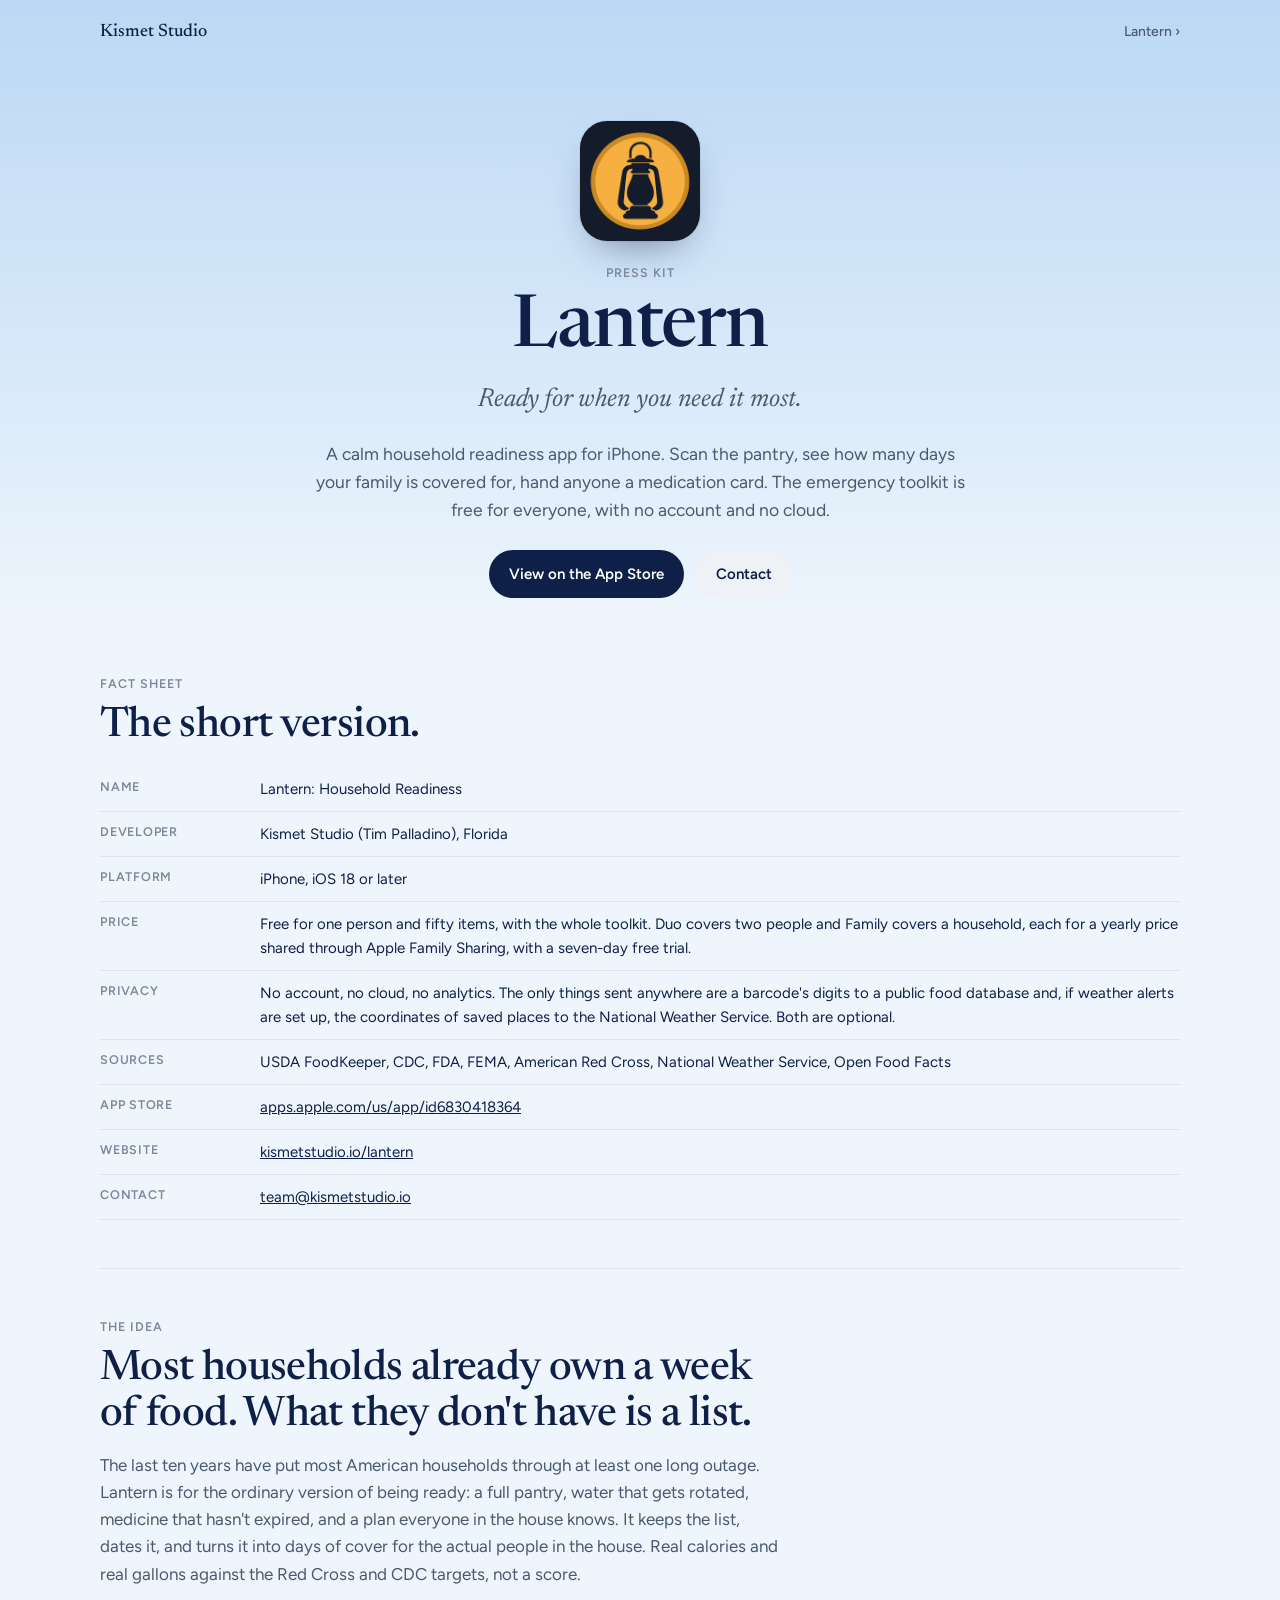
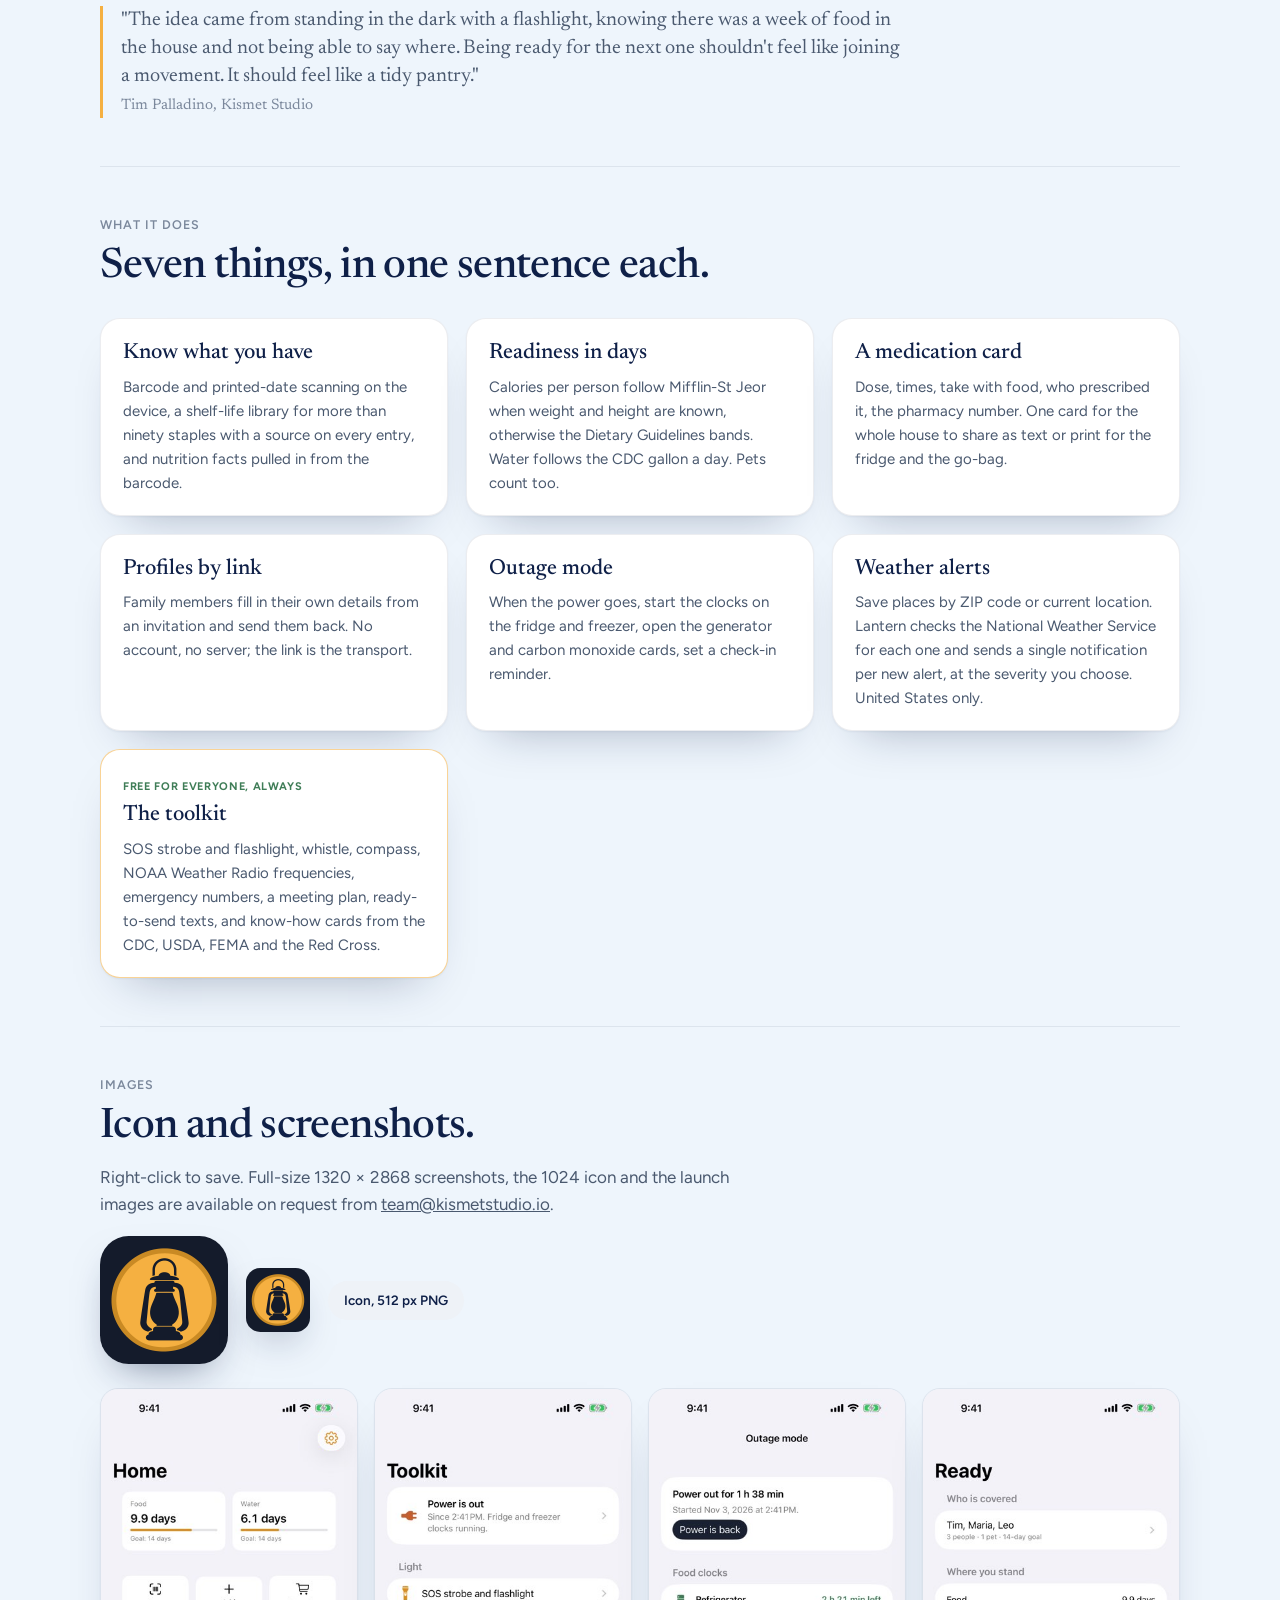
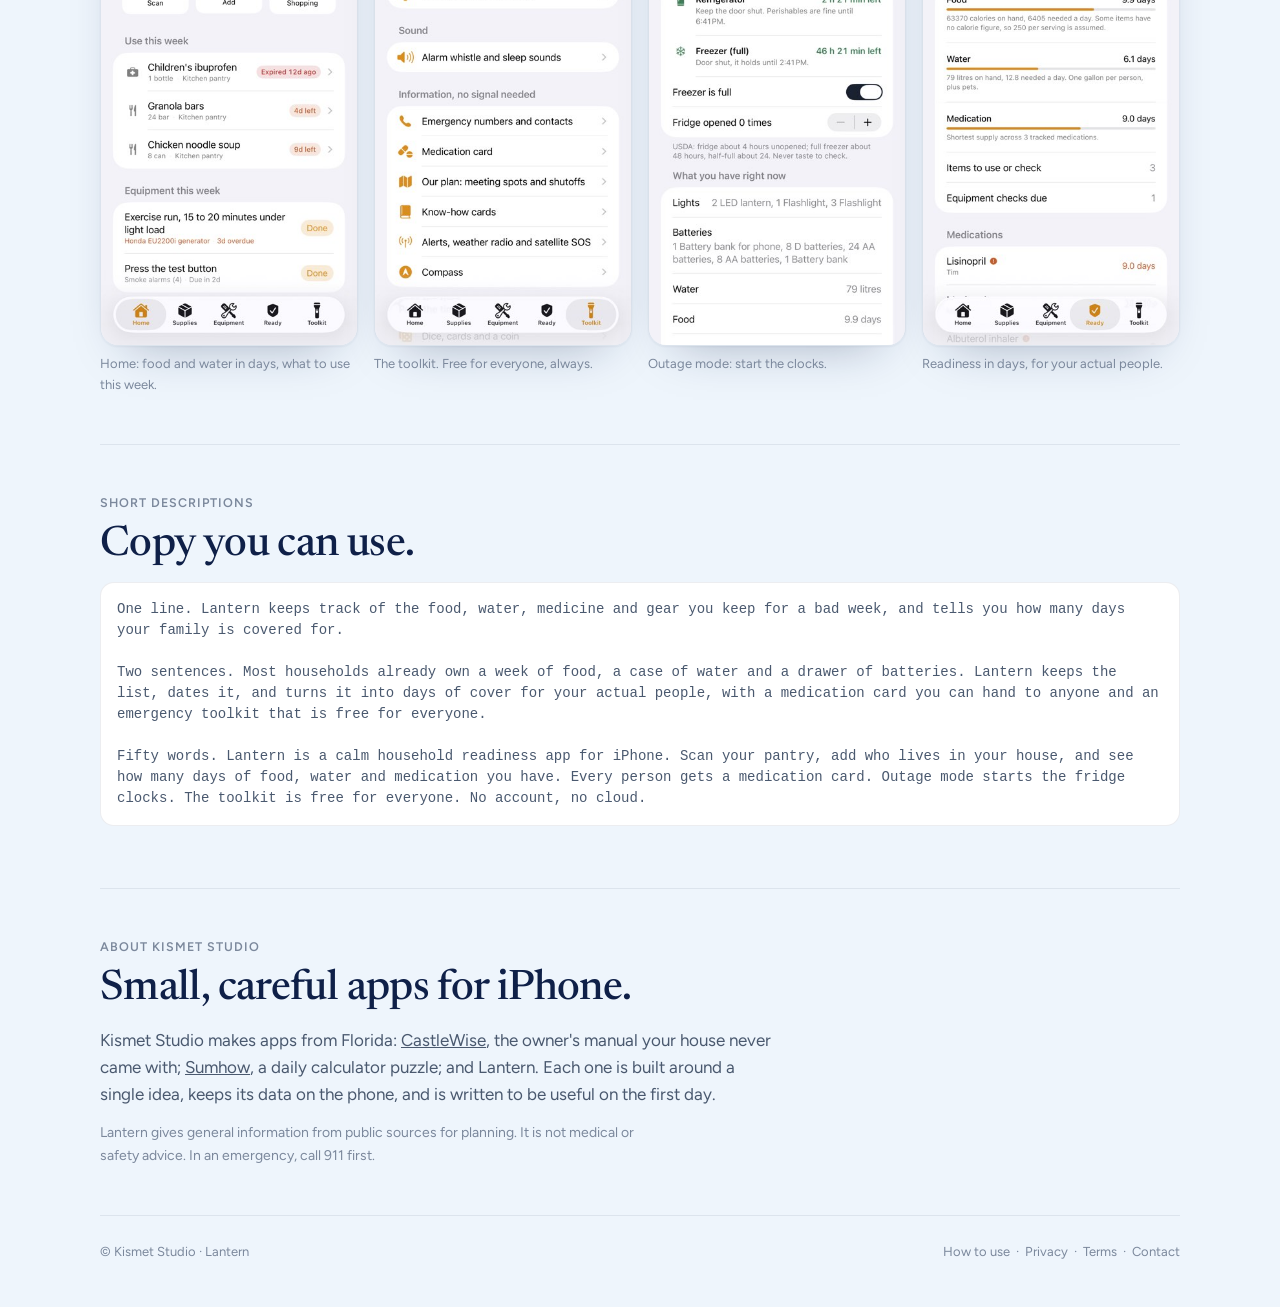
<file: lantern/press/index.html>
<!DOCTYPE html>
<html lang="en">
<head>
<meta charset="utf-8">
<meta name="viewport" content="width=device-width, initial-scale=1">
<title>Lantern press kit</title>
<meta name="description" content="Press kit for Lantern: Household Readiness, an iPhone app from Kismet Studio. Fact sheet, icon, screenshots, short descriptions and contact.">
<link rel="canonical" href="https://kismetstudio.io/lantern/press/">
<meta property="og:title" content="Lantern press kit">
<meta property="og:description" content="Fact sheet, icon, screenshots and contact for Lantern: Household Readiness.">
<meta property="og:image" content="https://kismetstudio.io/lantern/launch-wide.png">
<link rel="icon" href="../../favicon.ico?v=3" sizes="any">
<link rel="apple-touch-icon" sizes="180x180" href="../apple-touch-icon.png">
<link rel="preconnect" href="https://fonts.googleapis.com">
<link rel="preconnect" href="https://fonts.gstatic.com" crossorigin>
<link rel="stylesheet" href="https://fonts.googleapis.com/css2?family=Newsreader:ital,opsz,wght@0,6..72,400;0,6..72,500;1,6..72,400&family=Figtree:wght@400;500;600;700&display=swap">
<link rel="stylesheet" href="../lantern.css">
<style>
  .fact { width:100%; border-collapse:collapse; margin-top:18px; font-size:15px; }
  .fact th, .fact td { text-align:left; padding:10px 0; border-bottom:1px solid var(--row-line); vertical-align:top; }
  .fact th { width:160px; color:var(--ink-3); font-weight:600; font-size:12.5px; letter-spacing:.06em; text-transform:uppercase; }
  .shots { display:grid; grid-template-columns:repeat(4, 1fr); gap:16px; margin-top:24px; }
  @media (max-width:760px) { .shots { grid-template-columns:1fr 1fr; } }
  .shots figure { margin:0; }
  .shots img { width:100%; height:auto; border-radius:18px; border:1px solid var(--card-line); box-shadow:var(--card-shadow); }
  .shots figcaption { font-size:13px; color:var(--ink-3); margin-top:8px; }
  .dl { display:flex; gap:12px; flex-wrap:wrap; margin-top:18px; }
  .quote { font-family:var(--serif); font-size:20px; line-height:1.4; color:var(--ink-2); border-left:3px solid var(--glow); padding-left:18px; margin:18px 0 0; max-width:40em; }
  .icons { display:flex; gap:18px; align-items:center; margin-top:18px; flex-wrap:wrap; }
  .icons img { border-radius:22.37%; box-shadow:0 18px 40px -18px rgba(15,32,72,.55); }
  pre { background:var(--card); border:1px solid var(--card-line); border-radius:14px; padding:16px; white-space:pre-wrap; font-size:14px; line-height:1.5; color:var(--ink-2); }
</style>
</head>
<body>
<div class="sky">
  <header class="wrap">
    <nav class="nav">
      <a class="brand" href="../../">Kismet Studio</a>
      <a href="../">Lantern ›</a>
    </nav>
  </header>
  <main class="wrap">
    <section class="hero" style="border-top:0;padding-bottom:28px">
      <img class="icon" src="../icon-512.png" width="120" height="120" alt="Lantern app icon">
      <div class="kicker">Press kit</div>
      <h1 style="margin-top:6px">Lantern</h1>
      <p class="tag">Ready for when you need it most.</p>
      <p class="lede">A calm household readiness app for iPhone. Scan the pantry, see how many days your family is covered for, hand anyone a medication card. The emergency toolkit is free for everyone, with no account and no cloud.</p>
      <div class="cta">
        <a class="pill lg" href="https://apps.apple.com/us/app/id6830418364">View on the App Store</a>
        <a class="pill lg soft" href="mailto:team@kismetstudio.io?subject=Lantern%20press">Contact</a>
      </div>
    </section>
  </main>
</div>

<main class="wrap">
  <section id="facts">
    <div class="kicker">Fact sheet</div>
    <h2 class="sec">The short version.</h2>
    <table class="fact">
      <tr><th>Name</th><td>Lantern: Household Readiness</td></tr>
      <tr><th>Developer</th><td>Kismet Studio (Tim Palladino), Florida</td></tr>
      <tr><th>Platform</th><td>iPhone, iOS 18 or later</td></tr>
      <tr><th>Price</th><td>Free for one person and fifty items, with the whole toolkit. Duo covers two people and Family covers a household, each for a yearly price shared through Apple Family Sharing, with a seven-day free trial.</td></tr>
      <tr><th>Privacy</th><td>No account, no cloud, no analytics. The only things sent anywhere are a barcode's digits to a public food database and, if weather alerts are set up, the coordinates of saved places to the National Weather Service. Both are optional.</td></tr>
      <tr><th>Sources</th><td>USDA FoodKeeper, CDC, FDA, FEMA, American Red Cross, National Weather Service, Open Food Facts</td></tr>
      <tr><th>App Store</th><td><a href="https://apps.apple.com/us/app/id6830418364">apps.apple.com/us/app/id6830418364</a></td></tr>
      <tr><th>Website</th><td><a href="../">kismetstudio.io/lantern</a></td></tr>
      <tr><th>Contact</th><td><a href="mailto:team@kismetstudio.io">team@kismetstudio.io</a></td></tr>
    </table>
  </section>

  <section id="story">
    <div class="kicker">The idea</div>
    <h2 class="sec">Most households already own a week of food. What they don't have is a list.</h2>
    <p class="lede">The last ten years have put most American households through at least one long outage. Lantern is for the ordinary version of being ready: a full pantry, water that gets rotated, medicine that hasn't expired, and a plan everyone in the house knows. It keeps the list, dates it, and turns it into days of cover for the actual people in the house. Real calories and real gallons against the Red Cross and CDC targets, not a score.</p>
    <p class="quote">"The idea came from standing in the dark with a flashlight, knowing there was a week of food in the house and not being able to say where. Being ready for the next one shouldn't feel like joining a movement. It should feel like a tidy pantry." <br><span style="font-size:15px;color:var(--ink-3)">Tim Palladino, Kismet Studio</span></p>
  </section>

  <section id="what">
    <div class="kicker">What it does</div>
    <h2 class="sec">Seven things, in one sentence each.</h2>
    <div class="grid">
      <div class="card"><h3>Know what you have</h3><p>Barcode and printed-date scanning on the device, a shelf-life library for more than ninety staples with a source on every entry, and nutrition facts pulled in from the barcode.</p></div>
      <div class="card"><h3>Readiness in days</h3><p>Calories per person follow Mifflin-St Jeor when weight and height are known, otherwise the Dietary Guidelines bands. Water follows the CDC gallon a day. Pets count too.</p></div>
      <div class="card"><h3>A medication card</h3><p>Dose, times, take with food, who prescribed it, the pharmacy number. One card for the whole house to share as text or print for the fridge and the go-bag.</p></div>
      <div class="card"><h3>Profiles by link</h3><p>Family members fill in their own details from an invitation and send them back. No account, no server; the link is the transport.</p></div>
      <div class="card"><h3>Outage mode</h3><p>When the power goes, start the clocks on the fridge and freezer, open the generator and carbon monoxide cards, set a check-in reminder.</p></div>
      <div class="card"><h3>Weather alerts</h3><p>Save places by ZIP code or current location. Lantern checks the National Weather Service for each one and sends a single notification per new alert, at the severity you choose. United States only.</p></div>
      <div class="card free"><span class="label">Free for everyone, always</span><h3>The toolkit</h3><p>SOS strobe and flashlight, whistle, compass, NOAA Weather Radio frequencies, emergency numbers, a meeting plan, ready-to-send texts, and know-how cards from the CDC, USDA, FEMA and the Red Cross.</p></div>
    </div>
  </section>

  <section id="images">
    <div class="kicker">Images</div>
    <h2 class="sec">Icon and screenshots.</h2>
    <p class="lede">Right-click to save. Full-size 1320 × 2868 screenshots, the 1024 icon and the launch images are available on request from <a href="mailto:team@kismetstudio.io">team@kismetstudio.io</a>.</p>
    <div class="icons">
      <img src="../icon-512.png" width="128" height="128" alt="Lantern icon, 512 pixels">
      <img src="../icon-512.png" width="64" height="64" alt="Lantern icon, small">
      <a class="pill soft" href="../icon-512.png" download>Icon, 512 px PNG</a>
    </div>
    <div class="shots">
      <figure><img src="01-home.jpg" width="396" height="860" alt="Lantern home screen: Food and Water days, use this week" loading="lazy"><figcaption>Home: food and water in days, what to use this week.</figcaption></figure>
      <figure><img src="02-toolkit.jpg" width="396" height="860" alt="Lantern toolkit: the free tools" loading="lazy"><figcaption>The toolkit. Free for everyone, always.</figcaption></figure>
      <figure><img src="03-outage.jpg" width="396" height="860" alt="Lantern outage mode with fridge and freezer clocks" loading="lazy"><figcaption>Outage mode: start the clocks.</figcaption></figure>
      <figure><img src="05-ready.jpg" width="396" height="860" alt="Lantern readiness screen: people, calories, medication days" loading="lazy"><figcaption>Readiness in days, for your actual people.</figcaption></figure>
    </div>
  </section>

  <section id="copy">
    <div class="kicker">Short descriptions</div>
    <h2 class="sec">Copy you can use.</h2>
    <pre>One line. Lantern keeps track of the food, water, medicine and gear you keep for a bad week, and tells you how many days your family is covered for.

Two sentences. Most households already own a week of food, a case of water and a drawer of batteries. Lantern keeps the list, dates it, and turns it into days of cover for your actual people, with a medication card you can hand to anyone and an emergency toolkit that is free for everyone.

Fifty words. Lantern is a calm household readiness app for iPhone. Scan your pantry, add who lives in your house, and see how many days of food, water and medication you have. Every person gets a medication card. Outage mode starts the fridge clocks. The toolkit is free for everyone. No account, no cloud.</pre>
  </section>

  <section id="about">
    <div class="kicker">About Kismet Studio</div>
    <h2 class="sec">Small, careful apps for iPhone.</h2>
    <p class="lede">Kismet Studio makes apps from Florida: <a href="../../castlewise/">CastleWise</a>, the owner's manual your house never came with; <a href="../../sumhow/">Sumhow</a>, a daily calculator puzzle; and Lantern. Each one is built around a single idea, keeps its data on the phone, and is written to be useful on the first day.</p>
    <p class="lede" style="font-size:14px;color:var(--ink-3)">Lantern gives general information from public sources for planning. It is not medical or safety advice. In an emergency, call 911 first.</p>
  </section>
</main>

<footer class="wrap">
  <div>© Kismet Studio · Lantern</div>
  <div><a href="../how-to/">How to use</a> &nbsp;·&nbsp; <a href="../privacy/">Privacy</a> &nbsp;·&nbsp; <a href="../terms/">Terms</a> &nbsp;·&nbsp; <a href="mailto:team@kismetstudio.io">Contact</a></div>
</footer>
</body>
</html>
</file>
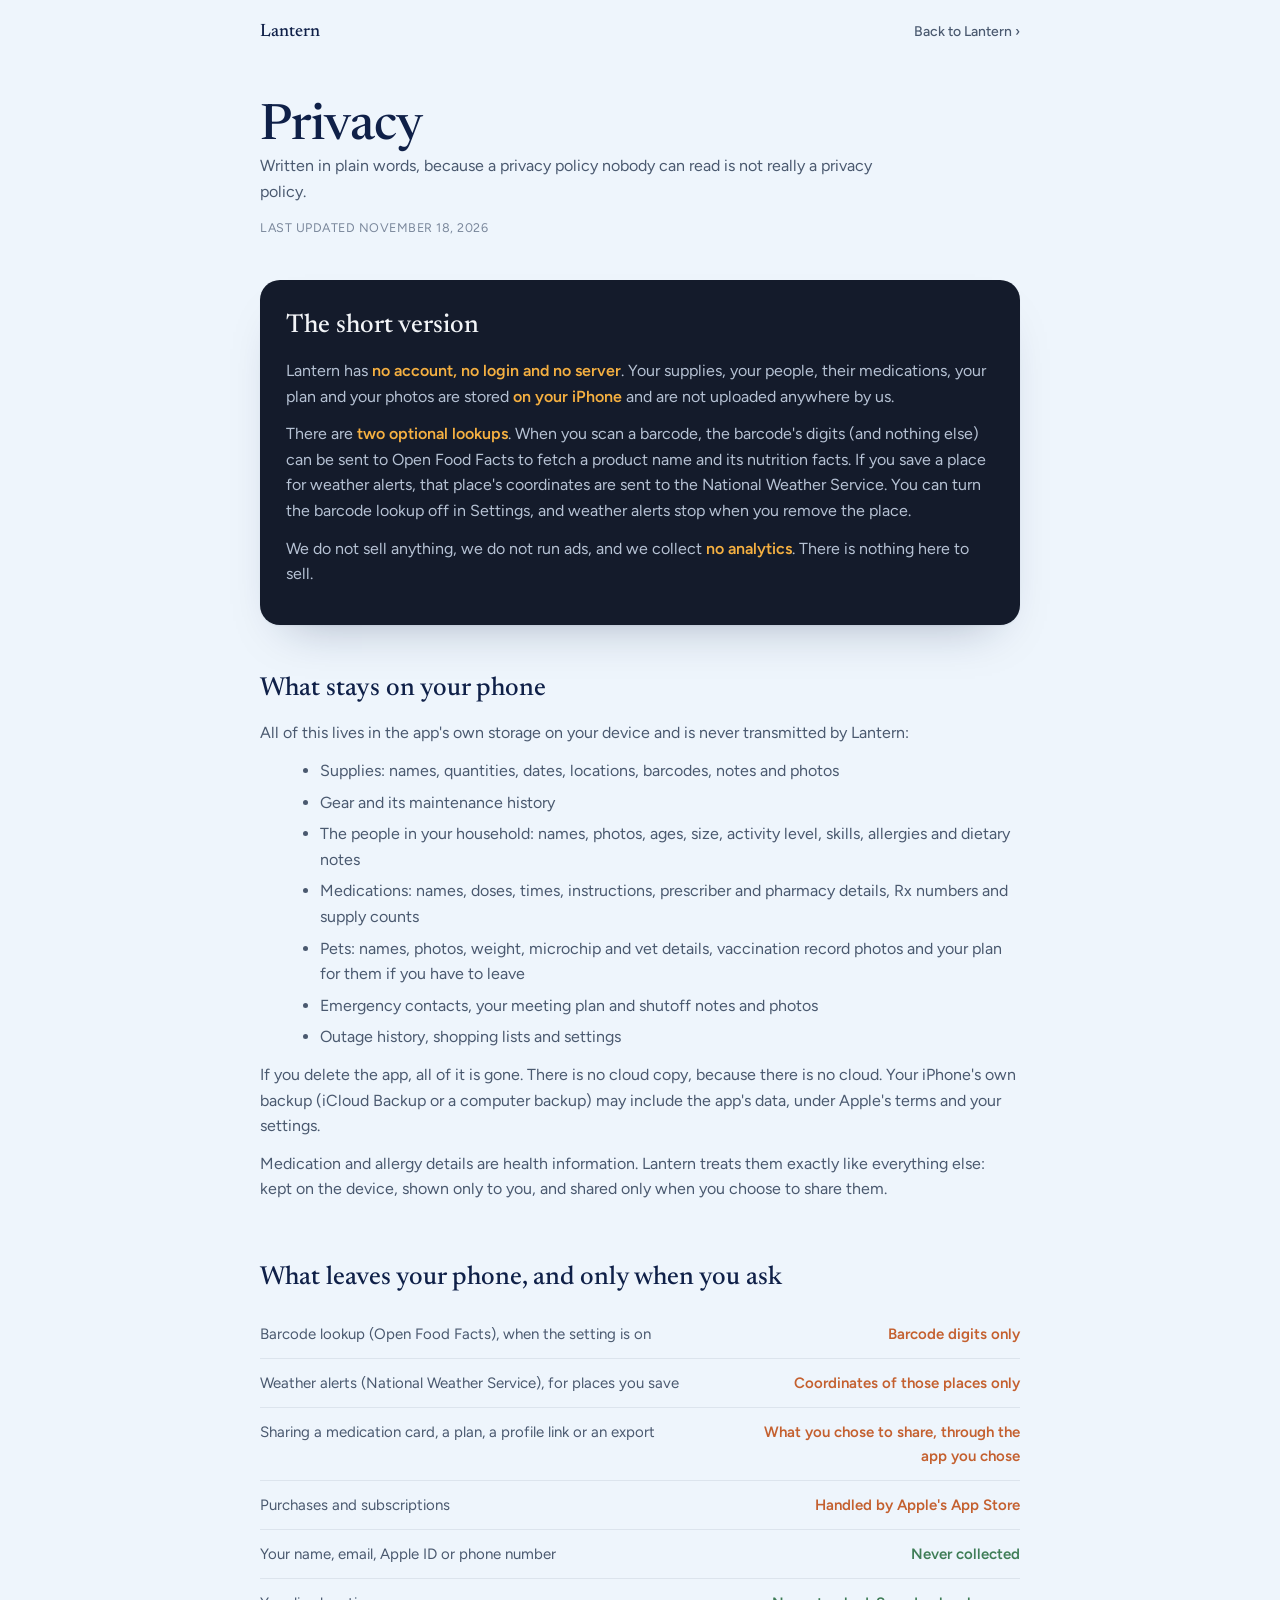
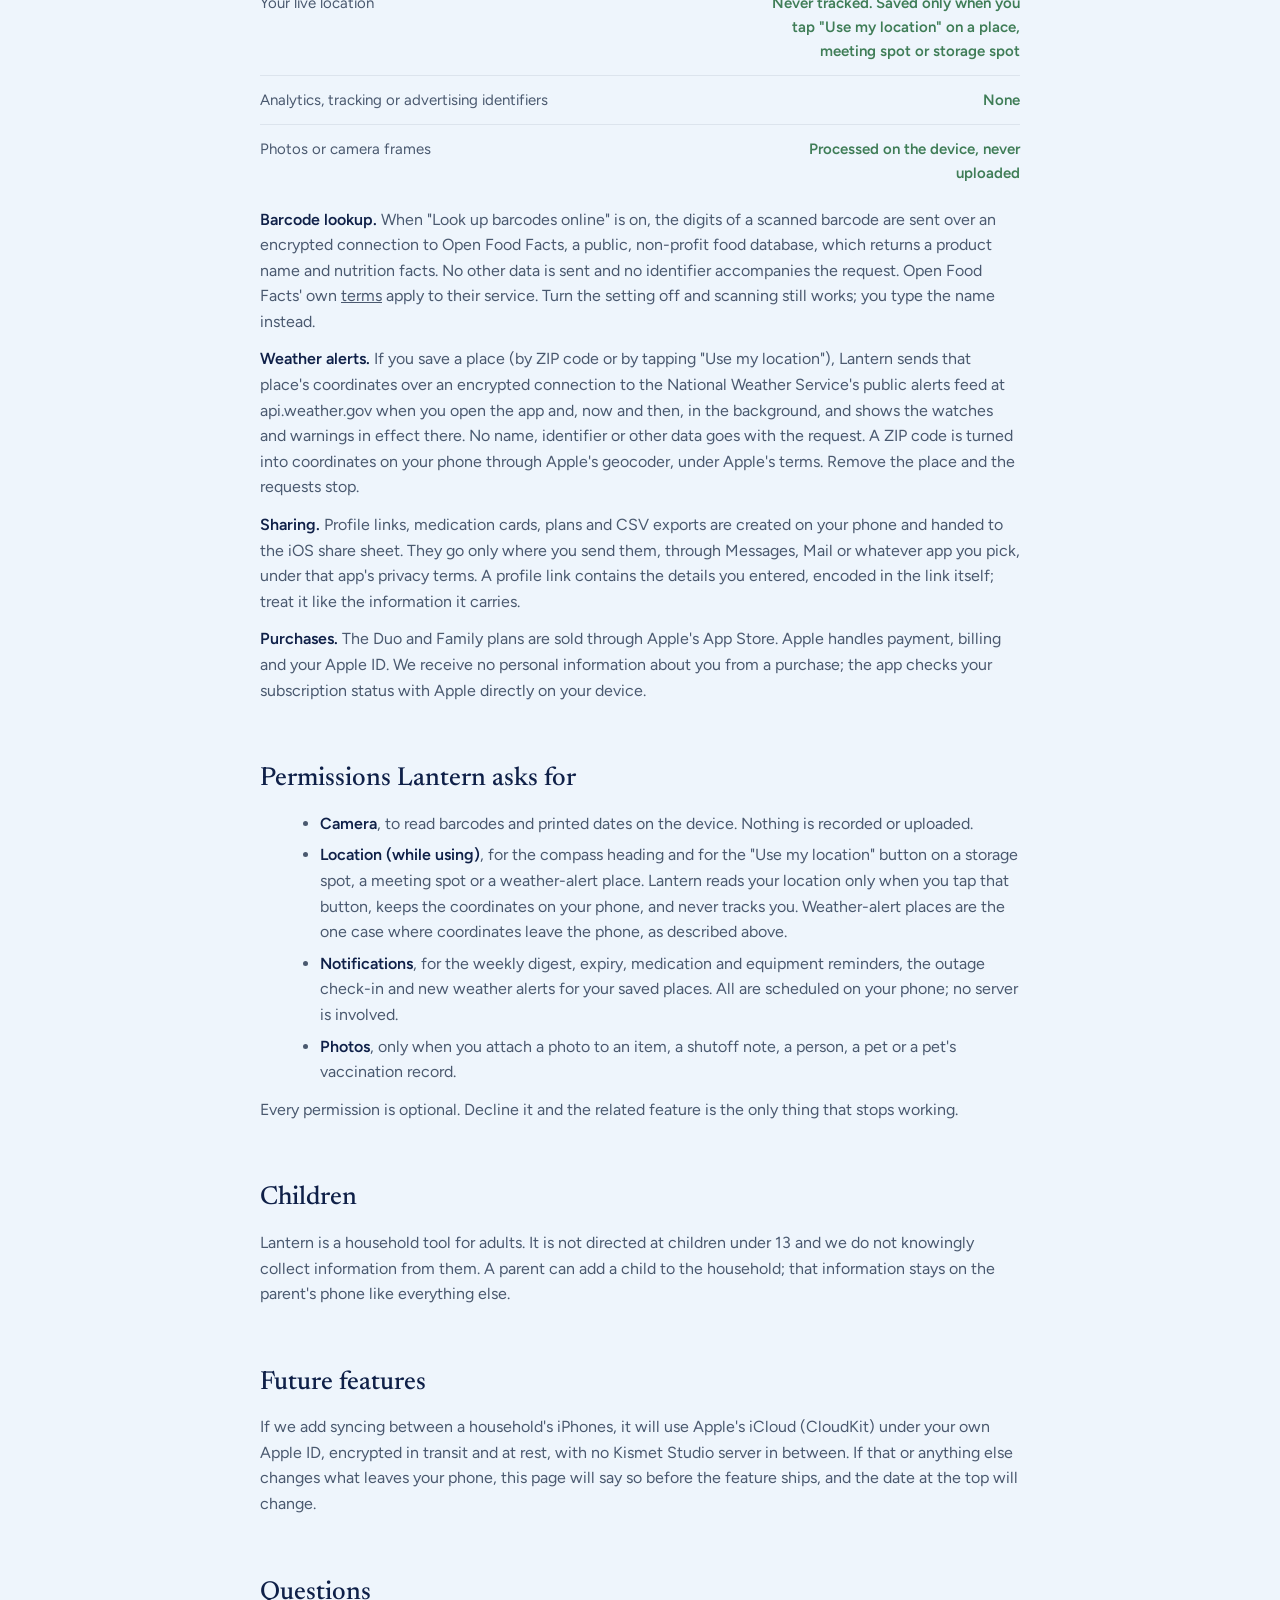
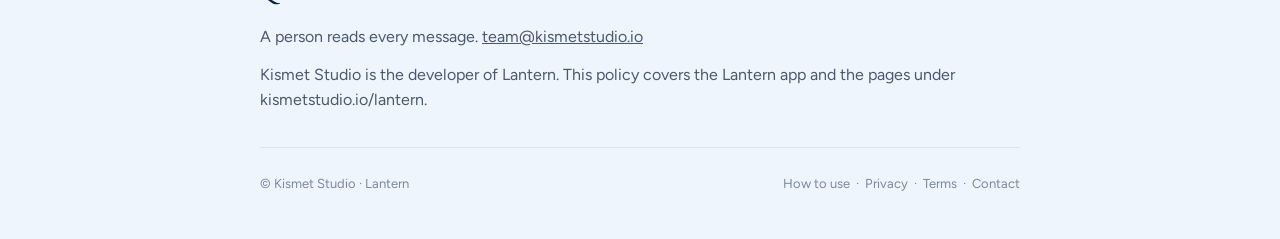
<file: lantern/privacy/index.html>
<!DOCTYPE html>
<html lang="en">
<head>
<meta charset="utf-8">
<meta name="viewport" content="width=device-width, initial-scale=1">
<title>Privacy | Lantern</title>
<meta name="description" content="What Lantern stores, what it sends, and what it never collects. Written in plain words.">
<meta name="robots" content="index,follow">
<link rel="canonical" href="https://kismetstudio.io/lantern/privacy/">
<link rel="icon" href="../../favicon.ico?v=3" sizes="any">
<link rel="apple-touch-icon" sizes="180x180" href="../apple-touch-icon.png">
<link rel="preconnect" href="https://fonts.googleapis.com">
<link rel="preconnect" href="https://fonts.gstatic.com" crossorigin>
<link rel="stylesheet" href="https://fonts.googleapis.com/css2?family=Newsreader:ital,opsz,wght@0,6..72,400;0,6..72,500;1,6..72,400&family=Figtree:wght@400;500;600;700&display=swap">
<link rel="stylesheet" href="../lantern.css">
</head>
<body class="legal">
<div class="wrap narrow">
  <nav class="nav">
    <a class="brand" href="../">Lantern</a>
    <a href="../">Back to Lantern ›</a>
  </nav>
</div>
<header>
  <div class="wrap narrow">
    <h1>Privacy</h1>
    <p class="lede">Written in plain words, because a privacy policy nobody can read is not really a privacy policy.</p>
    <p class="stamp">Last updated November 18, 2026</p>
  </div>
</header>
<div class="wrap narrow">
  <section>
    <div class="headline">
      <h2>The short version</h2>
      <p>Lantern has <strong>no account, no login and no server</strong>. Your supplies, your people, their medications, your plan and your photos are stored <strong>on your iPhone</strong> and are not uploaded anywhere by us.</p>
      <p>There are <strong>two optional lookups</strong>. When you scan a barcode, the barcode's digits (and nothing else) can be sent to Open Food Facts to fetch a product name and its nutrition facts. If you save a place for weather alerts, that place's coordinates are sent to the National Weather Service. You can turn the barcode lookup off in Settings, and weather alerts stop when you remove the place.</p>
      <p>We do not sell anything, we do not run ads, and we collect <strong>no analytics</strong>. There is nothing here to sell.</p>
    </div>
  </section>

  <section>
    <h2>What stays on your phone</h2>
    <p>All of this lives in the app's own storage on your device and is never transmitted by Lantern:</p>
    <ul>
      <li>Supplies: names, quantities, dates, locations, barcodes, notes and photos</li>
      <li>Gear and its maintenance history</li>
      <li>The people in your household: names, photos, ages, size, activity level, skills, allergies and dietary notes</li>
      <li>Medications: names, doses, times, instructions, prescriber and pharmacy details, Rx numbers and supply counts</li>
      <li>Pets: names, photos, weight, microchip and vet details, vaccination record photos and your plan for them if you have to leave</li>
      <li>Emergency contacts, your meeting plan and shutoff notes and photos</li>
      <li>Outage history, shopping lists and settings</li>
    </ul>
    <p>If you delete the app, all of it is gone. There is no cloud copy, because there is no cloud. Your iPhone's own backup (iCloud Backup or a computer backup) may include the app's data, under Apple's terms and your settings.</p>
    <p>Medication and allergy details are health information. Lantern treats them exactly like everything else: kept on the device, shown only to you, and shared only when you choose to share them.</p>
  </section>

  <section>
    <h2>What leaves your phone, and only when you ask</h2>
    <table>
      <tr><td>Barcode lookup (Open Food Facts), when the setting is on</td><td class="v yes">Barcode digits only</td></tr>
      <tr><td>Weather alerts (National Weather Service), for places you save</td><td class="v yes">Coordinates of those places only</td></tr>
      <tr><td>Sharing a medication card, a plan, a profile link or an export</td><td class="v yes">What you chose to share, through the app you chose</td></tr>
      <tr><td>Purchases and subscriptions</td><td class="v yes">Handled by Apple's App Store</td></tr>
      <tr><td>Your name, email, Apple ID or phone number</td><td class="v no">Never collected</td></tr>
      <tr><td>Your live location</td><td class="v no">Never tracked. Saved only when you tap "Use my location" on a place, meeting spot or storage spot</td></tr>
      <tr><td>Analytics, tracking or advertising identifiers</td><td class="v no">None</td></tr>
      <tr><td>Photos or camera frames</td><td class="v no">Processed on the device, never uploaded</td></tr>
    </table>
    <p><strong>Barcode lookup.</strong> When "Look up barcodes online" is on, the digits of a scanned barcode are sent over an encrypted connection to Open Food Facts, a public, non-profit food database, which returns a product name and nutrition facts. No other data is sent and no identifier accompanies the request. Open Food Facts' own <a href="https://world.openfoodfacts.org/terms-of-use">terms</a> apply to their service. Turn the setting off and scanning still works; you type the name instead.</p>
    <p><strong>Weather alerts.</strong> If you save a place (by ZIP code or by tapping "Use my location"), Lantern sends that place's coordinates over an encrypted connection to the National Weather Service's public alerts feed at api.weather.gov when you open the app and, now and then, in the background, and shows the watches and warnings in effect there. No name, identifier or other data goes with the request. A ZIP code is turned into coordinates on your phone through Apple's geocoder, under Apple's terms. Remove the place and the requests stop.</p>
    <p><strong>Sharing.</strong> Profile links, medication cards, plans and CSV exports are created on your phone and handed to the iOS share sheet. They go only where you send them, through Messages, Mail or whatever app you pick, under that app's privacy terms. A profile link contains the details you entered, encoded in the link itself; treat it like the information it carries.</p>
    <p><strong>Purchases.</strong> The Duo and Family plans are sold through Apple's App Store. Apple handles payment, billing and your Apple ID. We receive no personal information about you from a purchase; the app checks your subscription status with Apple directly on your device.</p>
  </section>

  <section>
    <h2>Permissions Lantern asks for</h2>
    <ul>
      <li><strong>Camera</strong>, to read barcodes and printed dates on the device. Nothing is recorded or uploaded.</li>
      <li><strong>Location (while using)</strong>, for the compass heading and for the "Use my location" button on a storage spot, a meeting spot or a weather-alert place. Lantern reads your location only when you tap that button, keeps the coordinates on your phone, and never tracks you. Weather-alert places are the one case where coordinates leave the phone, as described above.</li>
      <li><strong>Notifications</strong>, for the weekly digest, expiry, medication and equipment reminders, the outage check-in and new weather alerts for your saved places. All are scheduled on your phone; no server is involved.</li>
      <li><strong>Photos</strong>, only when you attach a photo to an item, a shutoff note, a person, a pet or a pet's vaccination record.</li>
    </ul>
    <p>Every permission is optional. Decline it and the related feature is the only thing that stops working.</p>
  </section>

  <section>
    <h2>Children</h2>
    <p>Lantern is a household tool for adults. It is not directed at children under 13 and we do not knowingly collect information from them. A parent can add a child to the household; that information stays on the parent's phone like everything else.</p>
  </section>

  <section>
    <h2>Future features</h2>
    <p>If we add syncing between a household's iPhones, it will use Apple's iCloud (CloudKit) under your own Apple ID, encrypted in transit and at rest, with no Kismet Studio server in between. If that or anything else changes what leaves your phone, this page will say so before the feature ships, and the date at the top will change.</p>
  </section>

  <section>
    <h2>Questions</h2>
    <p>A person reads every message. <a href="mailto:team@kismetstudio.io">team@kismetstudio.io</a></p>
    <p>Kismet Studio is the developer of Lantern. This policy covers the Lantern app and the pages under kismetstudio.io/lantern.</p>
  </section>
</div>
<footer class="wrap narrow">
  <div>© Kismet Studio · Lantern</div>
  <div><a href="../how-to/">How to use</a> &nbsp;·&nbsp; <a href="./">Privacy</a> &nbsp;·&nbsp; <a href="../terms/">Terms</a> &nbsp;·&nbsp; <a href="mailto:team@kismetstudio.io">Contact</a></div>
</footer>
</body>
</html>
</file>
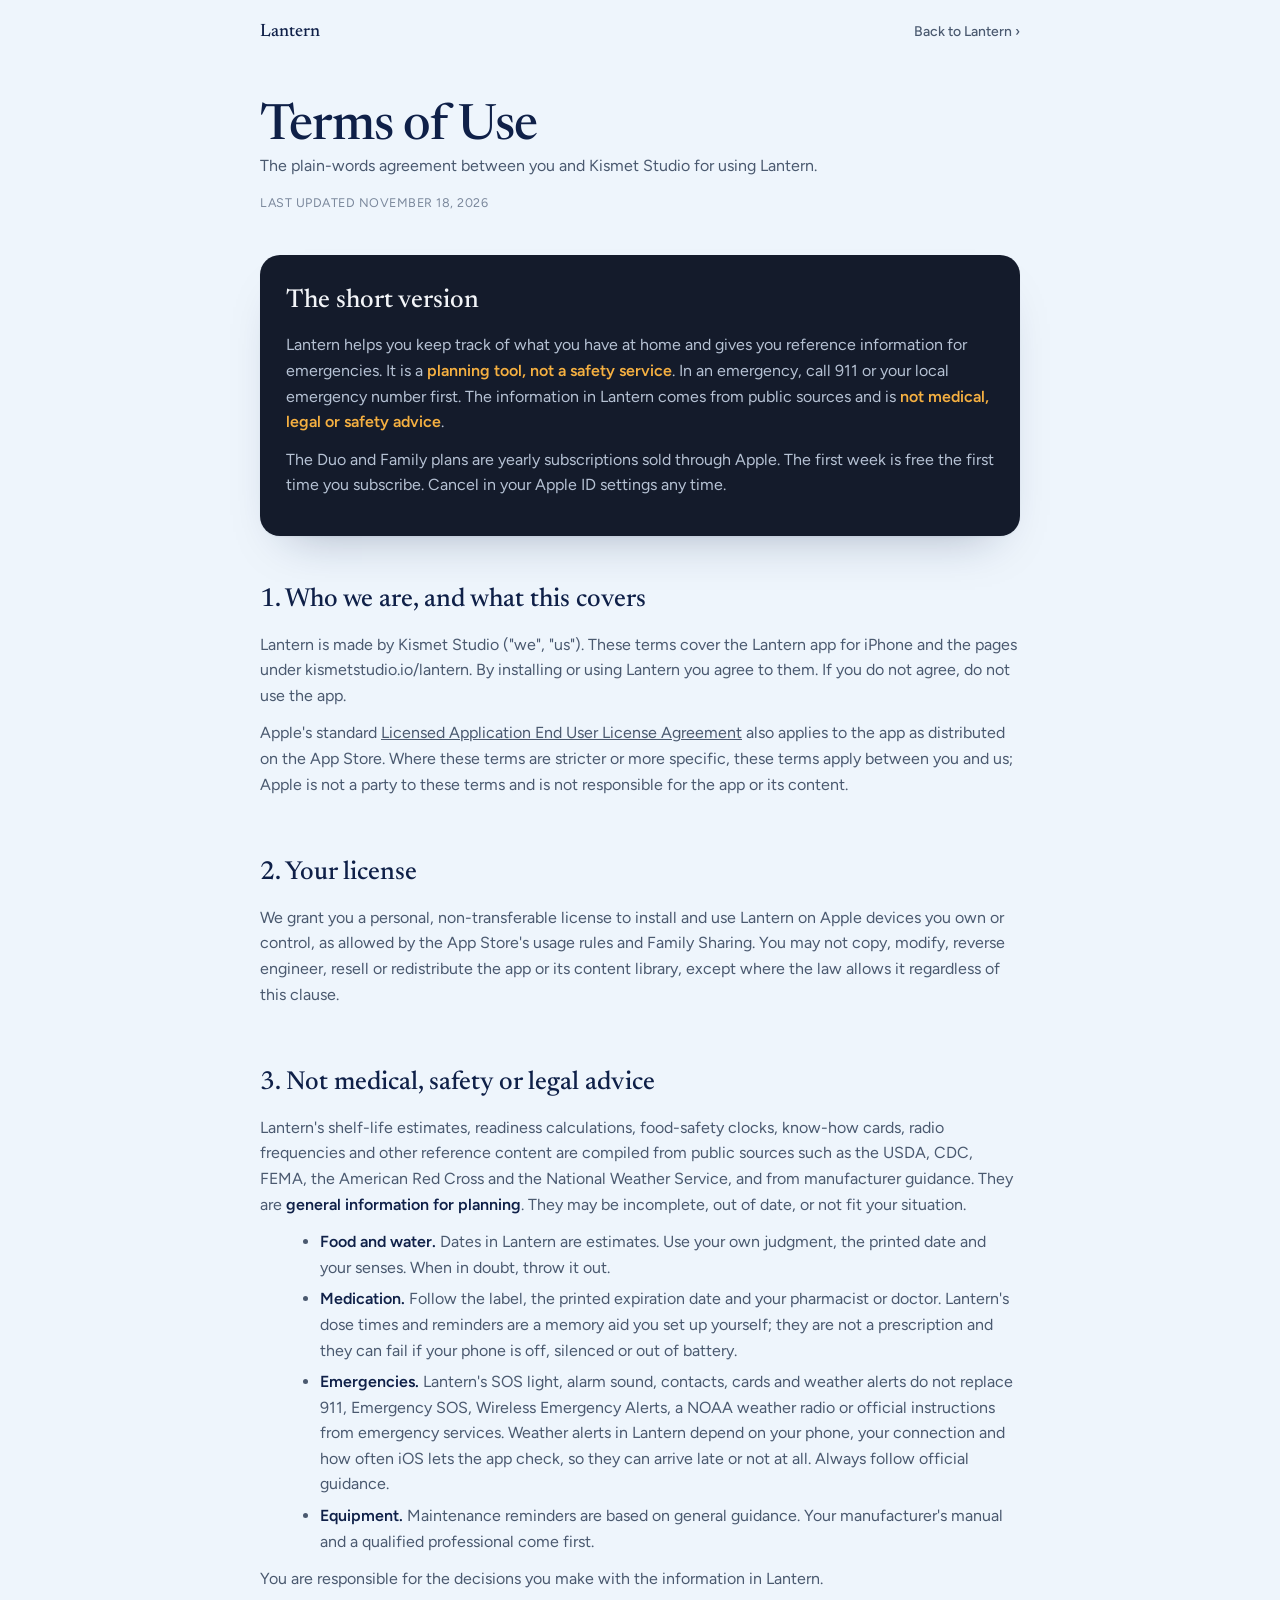
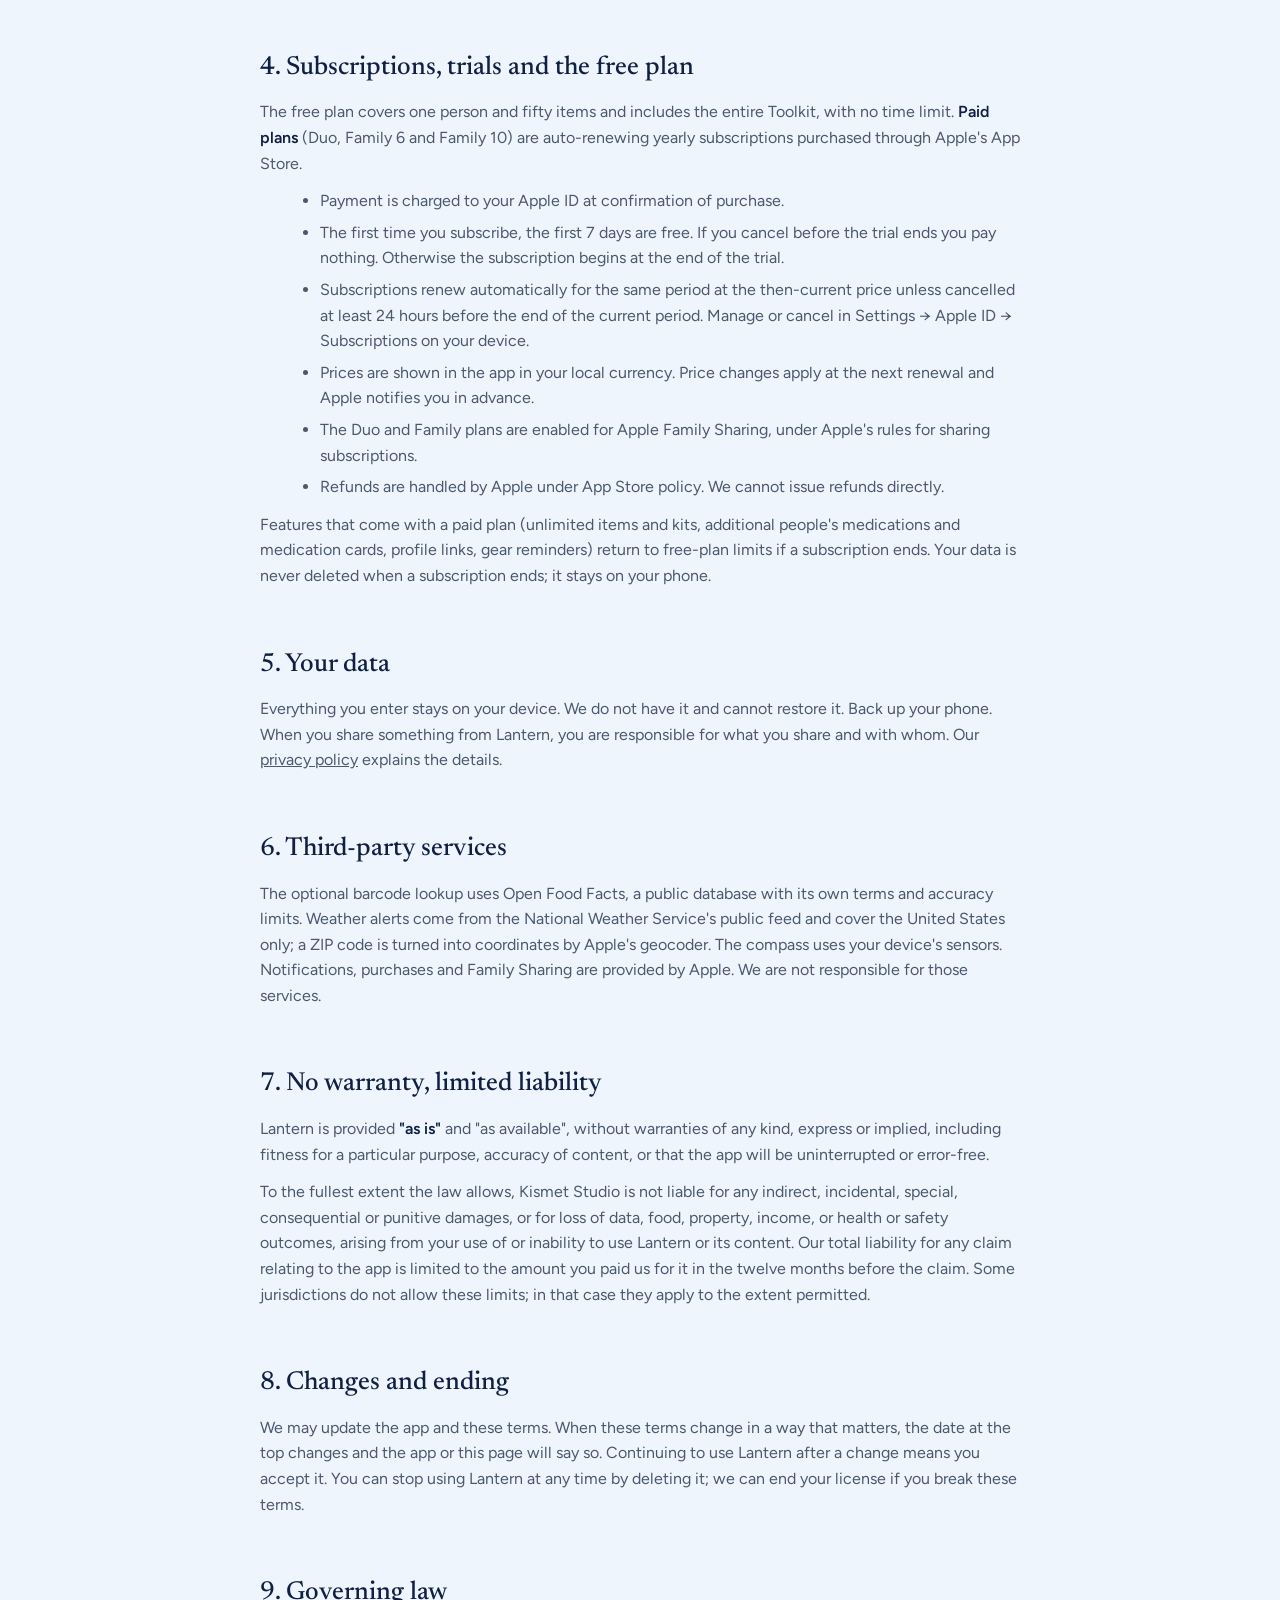
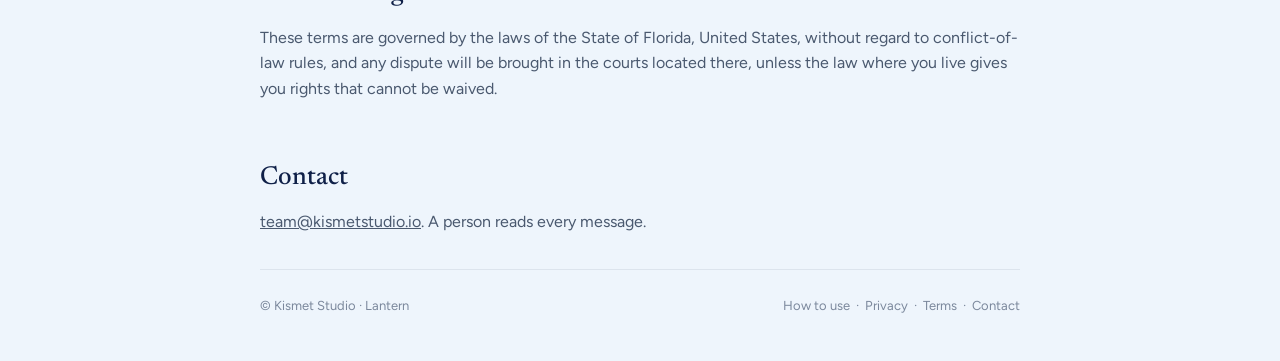
<file: lantern/terms/index.html>
<!DOCTYPE html>
<html lang="en">
<head>
<meta charset="utf-8">
<meta name="viewport" content="width=device-width, initial-scale=1">
<title>Terms of Use | Lantern</title>
<meta name="description" content="The terms for using Lantern, the household readiness app from Kismet Studio, including subscriptions, trials and what the app is and is not.">
<meta name="robots" content="index,follow">
<link rel="canonical" href="https://kismetstudio.io/lantern/terms/">
<link rel="icon" href="../../favicon.ico?v=3" sizes="any">
<link rel="apple-touch-icon" sizes="180x180" href="../apple-touch-icon.png">
<link rel="preconnect" href="https://fonts.googleapis.com">
<link rel="preconnect" href="https://fonts.gstatic.com" crossorigin>
<link rel="stylesheet" href="https://fonts.googleapis.com/css2?family=Newsreader:ital,opsz,wght@0,6..72,400;0,6..72,500;1,6..72,400&family=Figtree:wght@400;500;600;700&display=swap">
<link rel="stylesheet" href="../lantern.css">
</head>
<body class="legal">
<div class="wrap narrow">
  <nav class="nav">
    <a class="brand" href="../">Lantern</a>
    <a href="../">Back to Lantern ›</a>
  </nav>
</div>
<header>
  <div class="wrap narrow">
    <h1>Terms of Use</h1>
    <p class="lede">The plain-words agreement between you and Kismet Studio for using Lantern.</p>
    <p class="stamp">Last updated November 18, 2026</p>
  </div>
</header>
<div class="wrap narrow">
  <section>
    <div class="headline">
      <h2>The short version</h2>
      <p>Lantern helps you keep track of what you have at home and gives you reference information for emergencies. It is a <strong>planning tool, not a safety service</strong>. In an emergency, call 911 or your local emergency number first. The information in Lantern comes from public sources and is <strong>not medical, legal or safety advice</strong>.</p>
      <p>The Duo and Family plans are yearly subscriptions sold through Apple. The first week is free the first time you subscribe. Cancel in your Apple ID settings any time.</p>
    </div>
  </section>

  <section>
    <h2>1. Who we are, and what this covers</h2>
    <p>Lantern is made by Kismet Studio ("we", "us"). These terms cover the Lantern app for iPhone and the pages under kismetstudio.io/lantern. By installing or using Lantern you agree to them. If you do not agree, do not use the app.</p>
    <p>Apple's standard <a href="https://www.apple.com/legal/internet-services/itunes/dev/stdeula/">Licensed Application End User License Agreement</a> also applies to the app as distributed on the App Store. Where these terms are stricter or more specific, these terms apply between you and us; Apple is not a party to these terms and is not responsible for the app or its content.</p>
  </section>

  <section>
    <h2>2. Your license</h2>
    <p>We grant you a personal, non-transferable license to install and use Lantern on Apple devices you own or control, as allowed by the App Store's usage rules and Family Sharing. You may not copy, modify, reverse engineer, resell or redistribute the app or its content library, except where the law allows it regardless of this clause.</p>
  </section>

  <section>
    <h2>3. Not medical, safety or legal advice</h2>
    <p>Lantern's shelf-life estimates, readiness calculations, food-safety clocks, know-how cards, radio frequencies and other reference content are compiled from public sources such as the USDA, CDC, FEMA, the American Red Cross and the National Weather Service, and from manufacturer guidance. They are <strong>general information for planning</strong>. They may be incomplete, out of date, or not fit your situation.</p>
    <ul>
      <li><strong>Food and water.</strong> Dates in Lantern are estimates. Use your own judgment, the printed date and your senses. When in doubt, throw it out.</li>
      <li><strong>Medication.</strong> Follow the label, the printed expiration date and your pharmacist or doctor. Lantern's dose times and reminders are a memory aid you set up yourself; they are not a prescription and they can fail if your phone is off, silenced or out of battery.</li>
      <li><strong>Emergencies.</strong> Lantern's SOS light, alarm sound, contacts, cards and weather alerts do not replace 911, Emergency SOS, Wireless Emergency Alerts, a NOAA weather radio or official instructions from emergency services. Weather alerts in Lantern depend on your phone, your connection and how often iOS lets the app check, so they can arrive late or not at all. Always follow official guidance.</li>
      <li><strong>Equipment.</strong> Maintenance reminders are based on general guidance. Your manufacturer's manual and a qualified professional come first.</li>
    </ul>
    <p>You are responsible for the decisions you make with the information in Lantern.</p>
  </section>

  <section>
    <h2>4. Subscriptions, trials and the free plan</h2>
    <p>The free plan covers one person and fifty items and includes the entire Toolkit, with no time limit. <strong>Paid plans</strong> (Duo, Family 6 and Family 10) are auto-renewing yearly subscriptions purchased through Apple's App Store.</p>
    <ul>
      <li>Payment is charged to your Apple ID at confirmation of purchase.</li>
      <li>The first time you subscribe, the first 7 days are free. If you cancel before the trial ends you pay nothing. Otherwise the subscription begins at the end of the trial.</li>
      <li>Subscriptions renew automatically for the same period at the then-current price unless cancelled at least 24 hours before the end of the current period. Manage or cancel in Settings → Apple ID → Subscriptions on your device.</li>
      <li>Prices are shown in the app in your local currency. Price changes apply at the next renewal and Apple notifies you in advance.</li>
      <li>The Duo and Family plans are enabled for Apple Family Sharing, under Apple's rules for sharing subscriptions.</li>
      <li>Refunds are handled by Apple under App Store policy. We cannot issue refunds directly.</li>
    </ul>
    <p>Features that come with a paid plan (unlimited items and kits, additional people's medications and medication cards, profile links, gear reminders) return to free-plan limits if a subscription ends. Your data is never deleted when a subscription ends; it stays on your phone.</p>
  </section>

  <section>
    <h2>5. Your data</h2>
    <p>Everything you enter stays on your device. We do not have it and cannot restore it. Back up your phone. When you share something from Lantern, you are responsible for what you share and with whom. Our <a href="../privacy/">privacy policy</a> explains the details.</p>
  </section>

  <section>
    <h2>6. Third-party services</h2>
    <p>The optional barcode lookup uses Open Food Facts, a public database with its own terms and accuracy limits. Weather alerts come from the National Weather Service's public feed and cover the United States only; a ZIP code is turned into coordinates by Apple's geocoder. The compass uses your device's sensors. Notifications, purchases and Family Sharing are provided by Apple. We are not responsible for those services.</p>
  </section>

  <section>
    <h2>7. No warranty, limited liability</h2>
    <p>Lantern is provided <strong>"as is"</strong> and "as available", without warranties of any kind, express or implied, including fitness for a particular purpose, accuracy of content, or that the app will be uninterrupted or error-free.</p>
    <p>To the fullest extent the law allows, Kismet Studio is not liable for any indirect, incidental, special, consequential or punitive damages, or for loss of data, food, property, income, or health or safety outcomes, arising from your use of or inability to use Lantern or its content. Our total liability for any claim relating to the app is limited to the amount you paid us for it in the twelve months before the claim. Some jurisdictions do not allow these limits; in that case they apply to the extent permitted.</p>
  </section>

  <section>
    <h2>8. Changes and ending</h2>
    <p>We may update the app and these terms. When these terms change in a way that matters, the date at the top changes and the app or this page will say so. Continuing to use Lantern after a change means you accept it. You can stop using Lantern at any time by deleting it; we can end your license if you break these terms.</p>
  </section>

  <section>
    <h2>9. Governing law</h2>
    <p>These terms are governed by the laws of the State of Florida, United States, without regard to conflict-of-law rules, and any dispute will be brought in the courts located there, unless the law where you live gives you rights that cannot be waived.</p>
  </section>

  <section>
    <h2>Contact</h2>
    <p><a href="mailto:team@kismetstudio.io">team@kismetstudio.io</a>. A person reads every message.</p>
  </section>
</div>
<footer class="wrap narrow">
  <div>© Kismet Studio · Lantern</div>
  <div><a href="../how-to/">How to use</a> &nbsp;·&nbsp; <a href="../privacy/">Privacy</a> &nbsp;·&nbsp; <a href="./">Terms</a> &nbsp;·&nbsp; <a href="mailto:team@kismetstudio.io">Contact</a></div>
</footer>
</body>
</html>
</file>
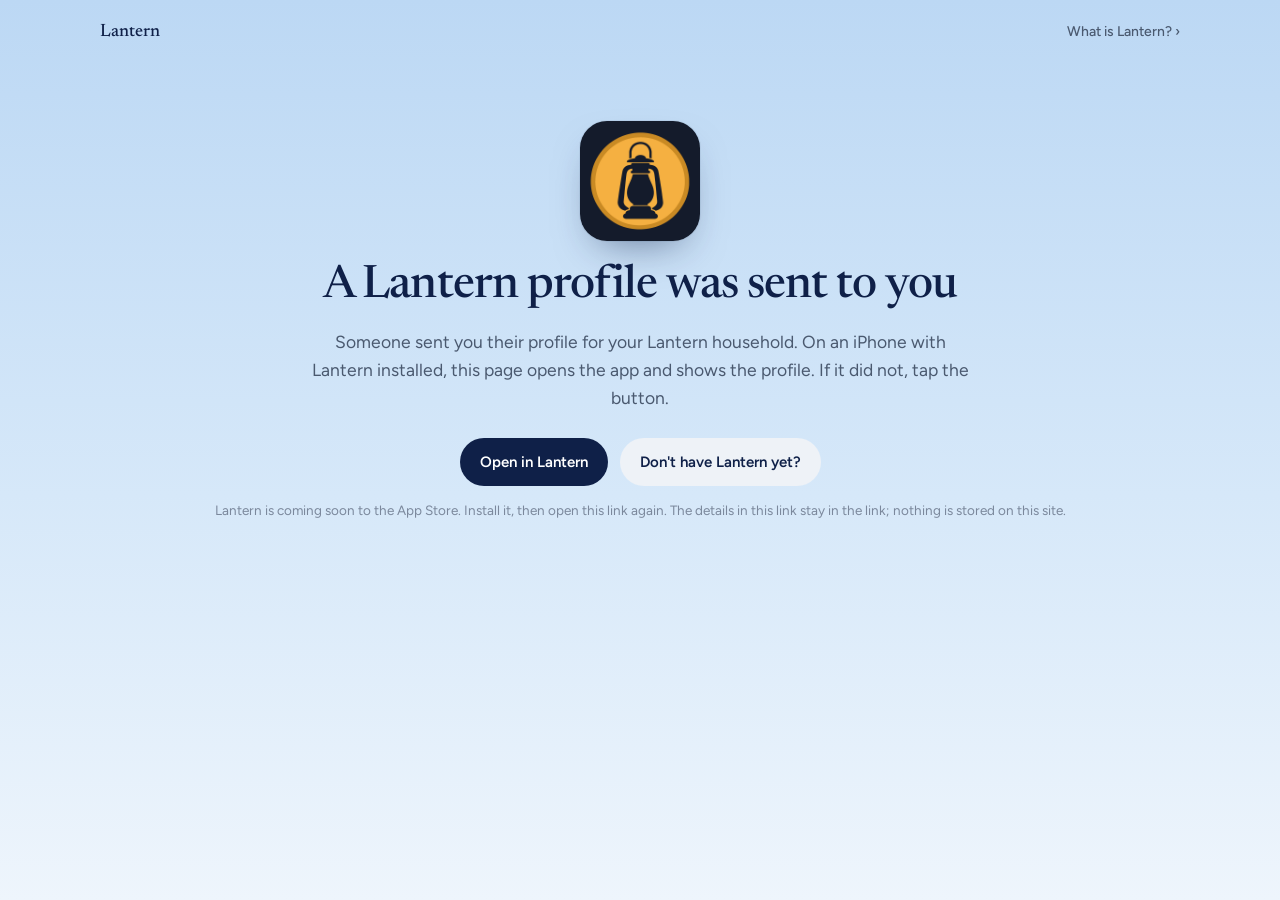
<file: lantern/p/import/index.html>
<!DOCTYPE html>
<html lang="en">
<head>
<meta charset="utf-8">
<meta name="viewport" content="width=device-width, initial-scale=1">
<title>A Lantern profile was sent to you | Lantern</title>
<meta name="robots" content="noindex">
<link rel="icon" href="../../../favicon.ico?v=3" sizes="any">
<link rel="apple-touch-icon" sizes="180x180" href="../../apple-touch-icon.png">
<link rel="preconnect" href="https://fonts.googleapis.com">
<link rel="preconnect" href="https://fonts.gstatic.com" crossorigin>
<link rel="stylesheet" href="https://fonts.googleapis.com/css2?family=Newsreader:ital,opsz,wght@0,6..72,400;0,6..72,500;1,6..72,400&family=Figtree:wght@400;500;600;700&display=swap">
<link rel="stylesheet" href="../../lantern.css">
</head>
<body>
<div class="sky" style="min-height:100vh">
  <header class="wrap"><nav class="nav"><a class="brand" href="../../">Lantern</a><a href="../../">What is Lantern? ›</a></nav></header>
  <main class="wrap">
    <section class="hero" style="border-top:0">
      <img class="icon" src="../../icon-512.png" width="120" height="120" alt="Lantern app icon">
      <h1 style="font-size:clamp(30px,5vw,46px)">A Lantern profile was sent to you</h1>
      <p class="lede">Someone sent you their profile for your Lantern household. On an iPhone with Lantern installed, this page opens the app and shows the profile. If it did not, tap the button.</p>
      <div class="cta">
        <a class="pill lg" id="open" href="#">Open in Lantern</a>
        <a class="pill lg soft" href="../../">Don't have Lantern yet?</a>
      </div>
      <p class="sub">Lantern is coming soon to the App Store. Install it, then open this link again. The details in this link stay in the link; nothing is stored on this site.</p>
    </section>
  </main>
</div>
<script>
  // Hand the same query to the app's custom scheme as a fallback for iOS versions that did not open the app directly.
  (function () {
    var target = "lantern://profile/import" + location.search;
    var open = document.getElementById("open");
    open.setAttribute("href", target);
    if (/iPhone|iPad|iPod/.test(navigator.userAgent)) { setTimeout(function () { location.href = target; }, 400); }
  })();
</script>
</body>
</html>
</file>
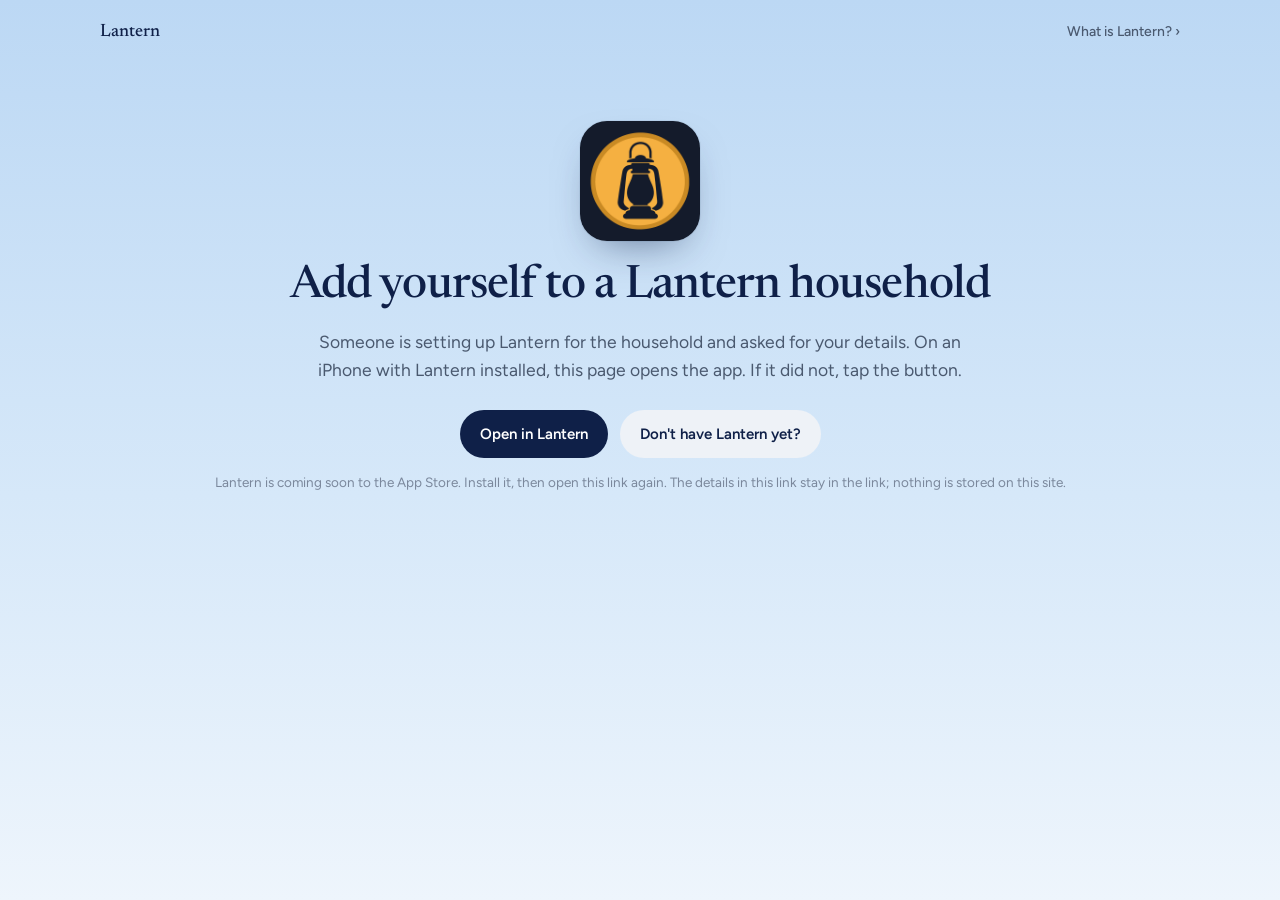
<file: lantern/p/new/index.html>
<!DOCTYPE html>
<html lang="en">
<head>
<meta charset="utf-8">
<meta name="viewport" content="width=device-width, initial-scale=1">
<title>Add yourself to a Lantern household | Lantern</title>
<meta name="robots" content="noindex">
<link rel="icon" href="../../../favicon.ico?v=3" sizes="any">
<link rel="apple-touch-icon" sizes="180x180" href="../../apple-touch-icon.png">
<link rel="preconnect" href="https://fonts.googleapis.com">
<link rel="preconnect" href="https://fonts.gstatic.com" crossorigin>
<link rel="stylesheet" href="https://fonts.googleapis.com/css2?family=Newsreader:ital,opsz,wght@0,6..72,400;0,6..72,500;1,6..72,400&family=Figtree:wght@400;500;600;700&display=swap">
<link rel="stylesheet" href="../../lantern.css">
</head>
<body>
<div class="sky" style="min-height:100vh">
  <header class="wrap"><nav class="nav"><a class="brand" href="../../">Lantern</a><a href="../../">What is Lantern? ›</a></nav></header>
  <main class="wrap">
    <section class="hero" style="border-top:0">
      <img class="icon" src="../../icon-512.png" width="120" height="120" alt="Lantern app icon">
      <h1 style="font-size:clamp(30px,5vw,46px)">Add yourself to a Lantern household</h1>
      <p class="lede">Someone is setting up Lantern for the household and asked for your details. On an iPhone with Lantern installed, this page opens the app. If it did not, tap the button.</p>
      <div class="cta">
        <a class="pill lg" id="open" href="#">Open in Lantern</a>
        <a class="pill lg soft" href="../../">Don't have Lantern yet?</a>
      </div>
      <p class="sub">Lantern is coming soon to the App Store. Install it, then open this link again. The details in this link stay in the link; nothing is stored on this site.</p>
    </section>
  </main>
</div>
<script>
  // Hand the same query to the app's custom scheme as a fallback for iOS versions that did not open the app directly.
  (function () {
    var target = "lantern://profile/new" + location.search;
    var open = document.getElementById("open");
    open.setAttribute("href", target);
    if (/iPhone|iPad|iPod/.test(navigator.userAgent)) { setTimeout(function () { location.href = target; }, 400); }
  })();
</script>
</body>
</html>
</file>
<file: lantern/lantern.css>
/* Lantern pages on kismetstudio.io. Site tokens plus the Lantern palette (amber is light only, never buttons). */
:root {
  --sky-top:#bcd8f4; --sky-mid:#d6e8f9; --sky-low:#eef5fc;
  --card:#ffffff; --card-line:rgba(15,32,72,.08);
  --card-shadow:0 1px 2px rgba(15,32,72,.05), 0 24px 48px -28px rgba(15,32,72,.35);
  --ink:#0f2048; --ink-2:#4a596f; --ink-3:#7b889c; --row-line:rgba(15,32,72,.08);
  --pill:#0f2048; --pill-ink:#ffffff; --pill-soft:#eef2f7; --pill-soft-ink:#0f2048; --link:#2c6bc7;
  --glow:#F5B041; --glow-deep:#D98E1F; --night:#141B2B; --moss:#3F7D57; --ember:#C4602F;
  --serif:"Newsreader","Iowan Old Style",Georgia,serif; --sans:"Figtree","Helvetica Neue",Arial,sans-serif;
  color-scheme:light;
}
@media (prefers-color-scheme: dark) {
  :root:not([data-theme="light"]) {
    --sky-top:#0e1a2e; --sky-mid:#172842; --sky-low:#1f3250;
    --card:#1b2638; --card-line:rgba(255,255,255,.08);
    --card-shadow:0 1px 2px rgba(0,0,0,.3), 0 24px 48px -28px rgba(0,0,0,.7);
    --ink:#eef3fa; --ink-2:#b6c2d4; --ink-3:#8593a8; --row-line:rgba(255,255,255,.08);
    --pill:#eef3fa; --pill-ink:#141e30; --pill-soft:#263650; --pill-soft-ink:#eef3fa; --link:#86b4f0;
    --moss:#5FA37A; --ember:#E07A4C;
    color-scheme:dark;
  }
}
:root[data-theme="dark"] {
  --sky-top:#0e1a2e; --sky-mid:#172842; --sky-low:#1f3250;
  --card:#1b2638; --card-line:rgba(255,255,255,.08);
  --card-shadow:0 1px 2px rgba(0,0,0,.3), 0 24px 48px -28px rgba(0,0,0,.7);
  --ink:#eef3fa; --ink-2:#b6c2d4; --ink-3:#8593a8; --row-line:rgba(255,255,255,.08);
  --pill:#eef3fa; --pill-ink:#141e30; --pill-soft:#263650; --pill-soft-ink:#eef3fa; --link:#86b4f0;
  --moss:#5FA37A; --ember:#E07A4C;
  color-scheme:dark;
}
* { box-sizing:border-box; }
html { scroll-behavior:smooth; }
body { margin:0; font-family:var(--sans); color:var(--ink); background:var(--sky-low); font-size:16px; line-height:1.6; -webkit-font-smoothing:antialiased; overflow-x:hidden; }
a { color:inherit; }
a:focus-visible { outline:2px solid var(--link); outline-offset:3px; border-radius:6px; }
h1,h2,h3 { margin:0; text-wrap:balance; }
img { max-width:100%; display:block; }
.wrap { width:min(1080px, calc(100% - 48px)); margin:0 auto; position:relative; }
.narrow { width:min(760px, calc(100% - 48px)); }
@media (max-width:640px) { .wrap, .narrow { width:calc(100% - 32px); } }
.sky { position:relative; background:linear-gradient(180deg, var(--sky-top), var(--sky-mid) 55%, var(--sky-low)); overflow:hidden; }
.nav { display:flex; align-items:center; justify-content:space-between; padding:18px 0; font-size:14px; font-weight:500; }
.nav a { text-decoration:none; color:var(--ink-2); }
.nav a:hover { color:var(--ink); }
.nav .brand { font-family:var(--serif); font-size:18px; color:var(--ink); }
.pill { display:inline-flex; align-items:center; gap:8px; padding:9px 16px; border-radius:999px; font-family:var(--sans); font-weight:600; font-size:13.5px; text-decoration:none; background:var(--pill); color:var(--pill-ink); border:0; cursor:pointer; white-space:nowrap; transition:transform .15s ease; }
.pill:hover { transform:translateY(-1px); }
.pill.soft { background:var(--pill-soft); color:var(--pill-soft-ink); }
.pill.lg { padding:12px 20px; font-size:15px; }
.badge { display:inline-flex; align-items:center; gap:7px; font-size:11.5px; font-weight:600; letter-spacing:.06em; text-transform:uppercase; padding:5px 11px; border-radius:999px; background:color-mix(in srgb, var(--glow) 30%, transparent); color:var(--ink); }
.badge .dot { width:7px; height:7px; border-radius:50%; background:var(--glow-deep); animation:pulse 1.8s ease-in-out infinite; }
@keyframes pulse { 0%,100% { opacity:1; transform:scale(1); } 50% { opacity:.5; transform:scale(.75); } }
@media (prefers-reduced-motion:reduce) { .badge .dot { animation:none; } }
/* hero */
.hero { text-align:center; padding:56px 0 36px; }
@media (max-width:640px) { .hero { padding:36px 0 24px; } }
.hero .icon { width:120px; height:120px; border-radius:27px; margin:0 auto 22px; box-shadow:0 18px 40px -18px rgba(15,32,72,.55), 0 0 0 1px rgba(15,32,72,.06); }
.hero h1 { font-family:var(--serif); font-weight:500; font-size:clamp(42px, 6.5vw, 72px); line-height:1.02; letter-spacing:-.02em; }
.hero .tag { font-family:var(--serif); font-style:italic; font-size:clamp(20px, 2.6vw, 26px); color:var(--ink-2); margin:14px auto 0; max-width:22em; }
.hero p.lede { color:var(--ink-2); font-size:17.5px; max-width:38em; margin:18px auto 0; }
.hero .cta { margin-top:26px; display:flex; gap:12px; justify-content:center; flex-wrap:wrap; }
.hero .sub { margin-top:14px; font-size:13.5px; color:var(--ink-3); }
.hero-art { display:block; margin:34px auto 0; border-radius:22px; box-shadow:var(--card-shadow); border:1px solid var(--card-line); width:100%; max-width:980px; height:auto; }
/* sections */
section { padding:48px 0; }
section + section { border-top:1px solid var(--row-line); }
.kicker { font-size:12.5px; font-weight:600; letter-spacing:.08em; text-transform:uppercase; color:var(--ink-3); margin-bottom:10px; }
h2.sec { font-family:var(--serif); font-weight:500; font-size:clamp(30px, 3.6vw, 42px); line-height:1.08; letter-spacing:-.015em; max-width:18em; }
.lede { color:var(--ink-2); font-size:17px; max-width:40em; margin:14px 0 0; }
.grid { display:grid; grid-template-columns:repeat(3, 1fr); gap:18px; margin-top:28px; }
@media (max-width:860px) { .grid { grid-template-columns:1fr 1fr; } }
@media (max-width:560px) { .grid { grid-template-columns:1fr; } }
.card { background:var(--card); border:1px solid var(--card-line); border-radius:20px; box-shadow:var(--card-shadow); padding:22px 22px 20px; }
.card .sym { width:30px; height:30px; color:var(--glow-deep); margin-bottom:12px; }
.card h3 { font-family:var(--serif); font-weight:500; font-size:22px; line-height:1.15; }
.card p { margin:8px 0 0; color:var(--ink-2); font-size:15px; }
.card.free { border-color:color-mix(in srgb, var(--glow) 55%, transparent); }
.card .label { display:inline-block; font-size:11px; font-weight:700; letter-spacing:.06em; text-transform:uppercase; color:var(--moss); margin-bottom:8px; }
/* plans */
.plans { display:grid; grid-template-columns:1fr 1fr 1fr; gap:18px; margin-top:28px; }
@media (max-width:820px) { .plans { grid-template-columns:1fr; } }
.plan { background:var(--card); border:1px solid var(--card-line); border-radius:20px; box-shadow:var(--card-shadow); padding:26px; }
.plan .price { font-family:var(--serif); font-size:36px; font-weight:500; line-height:1; margin:6px 0 2px; }
.plan .per { color:var(--ink-3); font-size:13px; }
.plan ul { margin:16px 0 0; padding:0; list-style:none; color:var(--ink-2); font-size:15px; }
.plan li { padding:7px 0; border-top:1px solid var(--row-line); }
.plan li::before { content:"✓"; color:var(--moss); font-weight:700; margin-right:9px; }
.note { color:var(--ink-3); font-size:13.5px; margin-top:16px; }
/* legal pages */
.legal header { padding:36px 0 8px; }
.legal h1 { font-family:var(--serif); font-weight:500; font-size:clamp(34px, 5vw, 50px); letter-spacing:-.02em; line-height:1.05; }
.legal .stamp { font-size:12.5px; color:var(--ink-3); letter-spacing:.04em; text-transform:uppercase; margin-top:14px; }
.legal section { padding:22px 0; border-top:0; }
.legal h2 { font-family:var(--serif); font-weight:500; font-size:26px; margin-bottom:10px; }
.legal p, .legal li { color:var(--ink-2); font-size:16px; }
.legal p { margin:0 0 12px; }
.legal strong { color:var(--ink); font-weight:600; }
.legal ul { margin:0 0 12px 20px; }
.legal li { margin-bottom:6px; }
.legal .headline { background:var(--night); color:#DCE3EE; border-radius:20px; padding:26px 26px; box-shadow:var(--card-shadow); }
.legal .headline h2 { color:#F2F4F7; }
.legal .headline p { color:#B6C2D4; }
.legal .headline strong { color:#F5B041; }
.legal table { width:100%; border-collapse:collapse; margin:4px 0 10px; }
.legal td { padding:12px 0; border-bottom:1px solid var(--row-line); font-size:15px; vertical-align:top; color:var(--ink-2); }
.legal tr:last-child td { border-bottom:0; }
.legal td.v { text-align:right; font-weight:600; color:var(--ink); width:38%; padding-left:16px; }
.legal td.v.no { color:var(--moss); }
.legal td.v.yes { color:var(--ember); }
footer { padding:26px 0 44px; display:flex; justify-content:space-between; gap:16px; flex-wrap:wrap; font-size:13px; color:var(--ink-3); border-top:1px solid var(--row-line); }
footer a { text-decoration:none; }
footer a:hover { color:var(--ink); }
/* how-to guide */
.toc { display:flex; flex-wrap:wrap; gap:8px; margin-top:20px; }
.guide h3 { font-family:var(--serif); font-weight:500; font-size:23px; line-height:1.2; margin-top:30px; }
.guide p, .guide li { color:var(--ink-2); font-size:16.5px; max-width:40em; }
.guide p { margin:12px 0 0; }
.guide p.lede { font-size:17px; margin-top:14px; }
.guide ul, .guide ol { margin:12px 0 0; padding-left:22px; }
.guide li { margin-bottom:8px; }
.guide strong { color:var(--ink); font-weight:600; }
.guide .where { font-size:14.5px; color:var(--ink-3); }
.split { display:grid; grid-template-columns:minmax(0, 1fr) 250px; gap:48px; align-items:start; }
@media (max-width:820px) { .split { grid-template-columns:minmax(0, 1fr); gap:28px; } }
.phone { margin:8px auto 0; width:100%; max-width:250px; }
@media (min-width:821px) { .split .phone { position:sticky; top:24px; } }
.phone .crop { border-radius:28px 28px 0 0; overflow:hidden; border:1px solid var(--card-line); border-bottom:0; -webkit-mask-image:linear-gradient(#000 84%, transparent); mask-image:linear-gradient(#000 84%, transparent); }
.phone img { width:100%; height:100%; object-fit:cover; object-position:top; }
.phone figcaption { font-size:13px; color:var(--ink-3); margin-top:8px; text-align:center; }
.guide ol.steps { list-style:none; counter-reset:step; padding:0; margin-top:22px; display:grid; gap:14px; }
.guide .steps > li { counter-increment:step; position:relative; margin:0; max-width:none; background:var(--card); border:1px solid var(--card-line); border-radius:20px; box-shadow:var(--card-shadow); padding:20px 22px 20px 68px; }
.guide .steps > li::before { content:counter(step); position:absolute; left:20px; top:20px; width:32px; height:32px; border-radius:50%; background:var(--pill); color:var(--pill-ink); font-weight:700; font-size:15px; display:flex; align-items:center; justify-content:center; }
.guide .steps h3 { margin-top:2px; font-size:21px; }
.callout { background:var(--card); border:1px solid color-mix(in srgb, var(--glow) 55%, transparent); border-radius:16px; padding:14px 18px; margin-top:18px; max-width:40em; }
.guide .callout p { margin:0; font-size:15.5px; }
.faq details { border-top:1px solid var(--row-line); padding:16px 0; max-width:44em; }
.faq details:first-of-type { margin-top:22px; }
.faq summary { font-weight:600; font-size:17px; cursor:pointer; color:var(--ink); }
.faq details p { margin-top:10px; }
</file>
